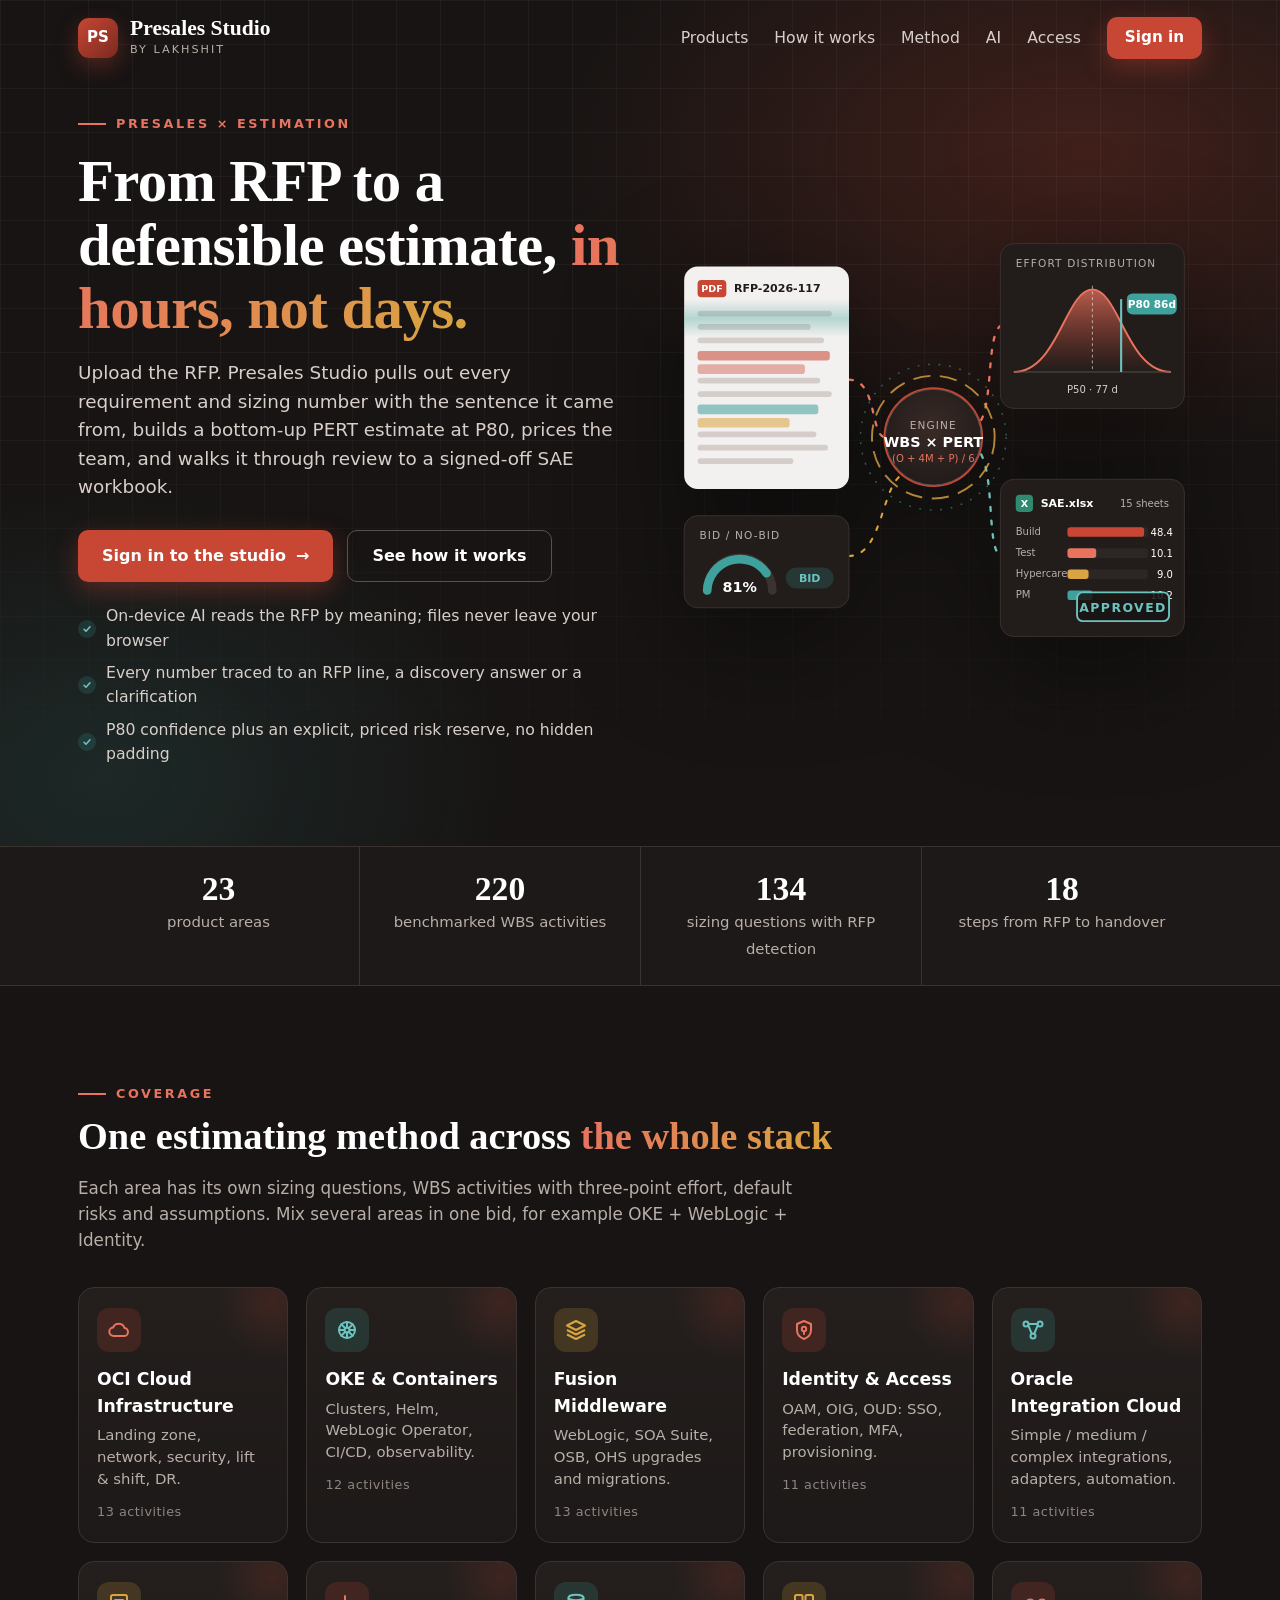
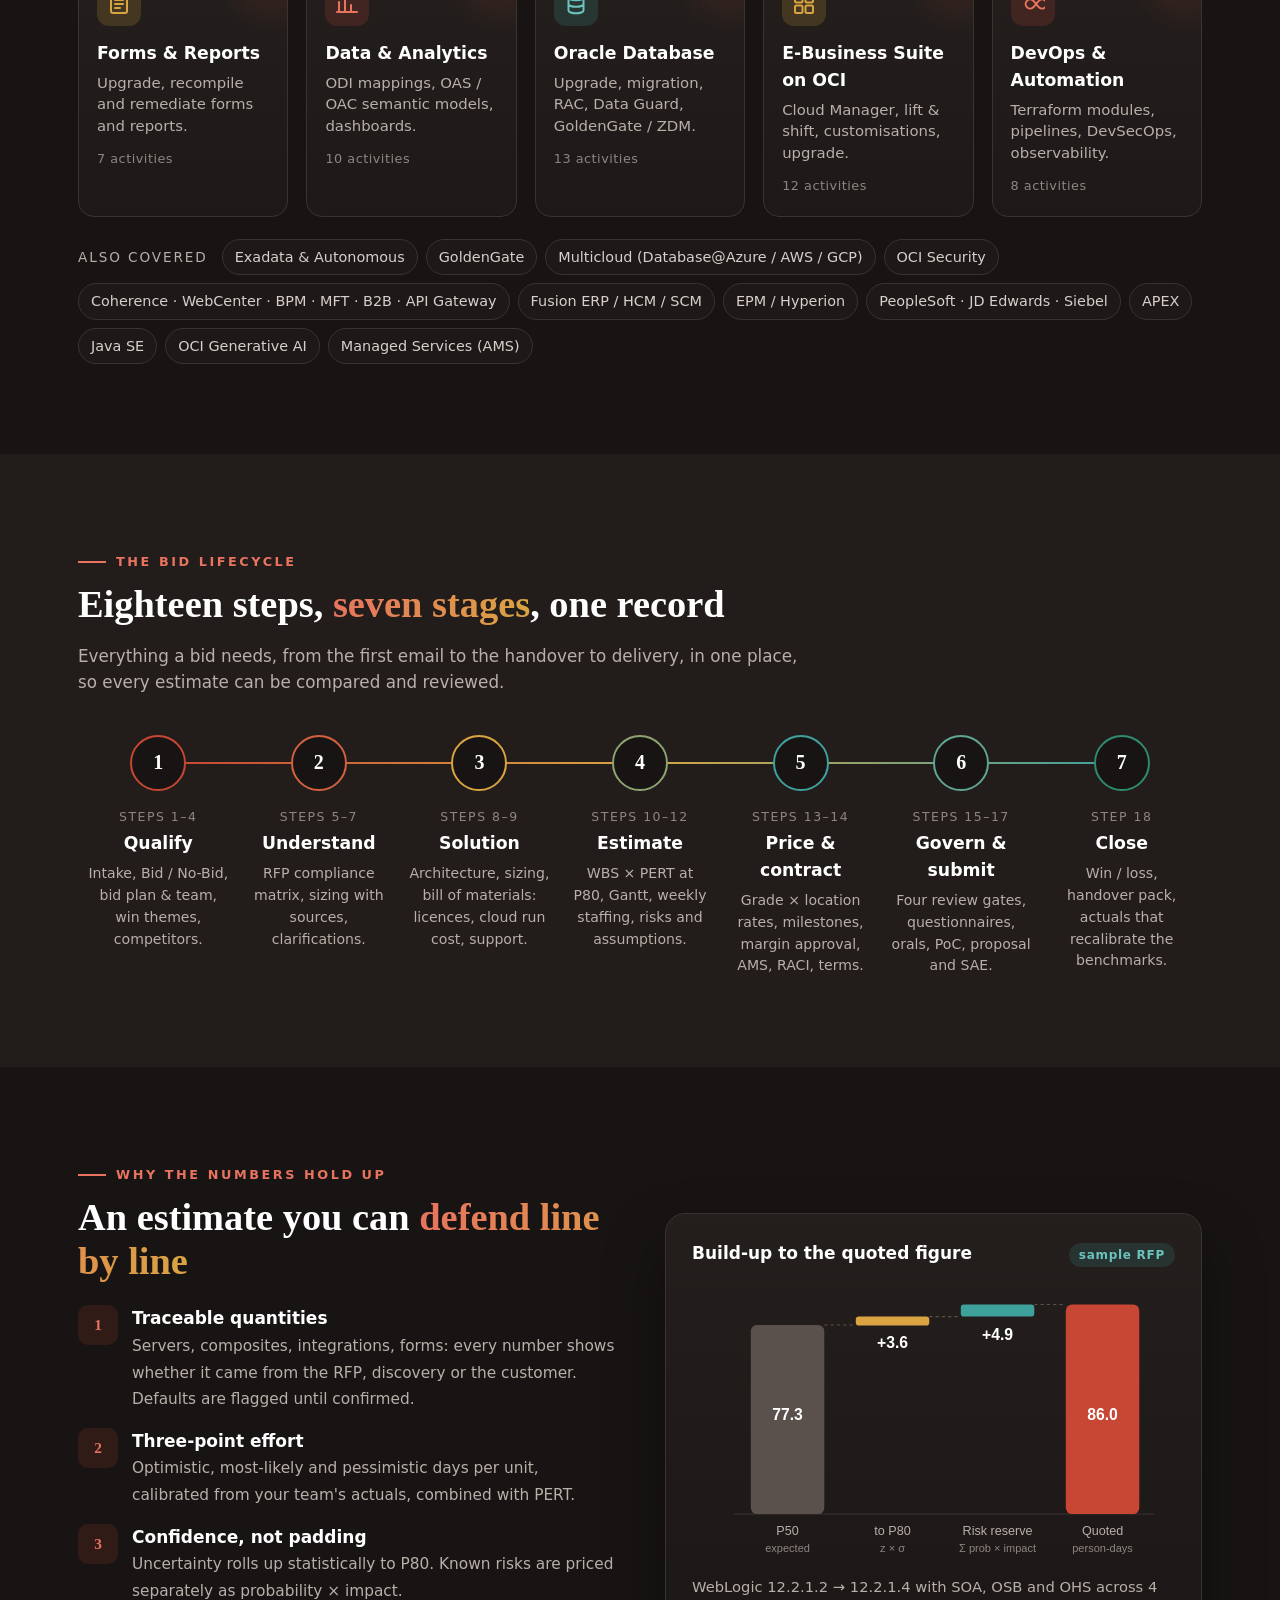
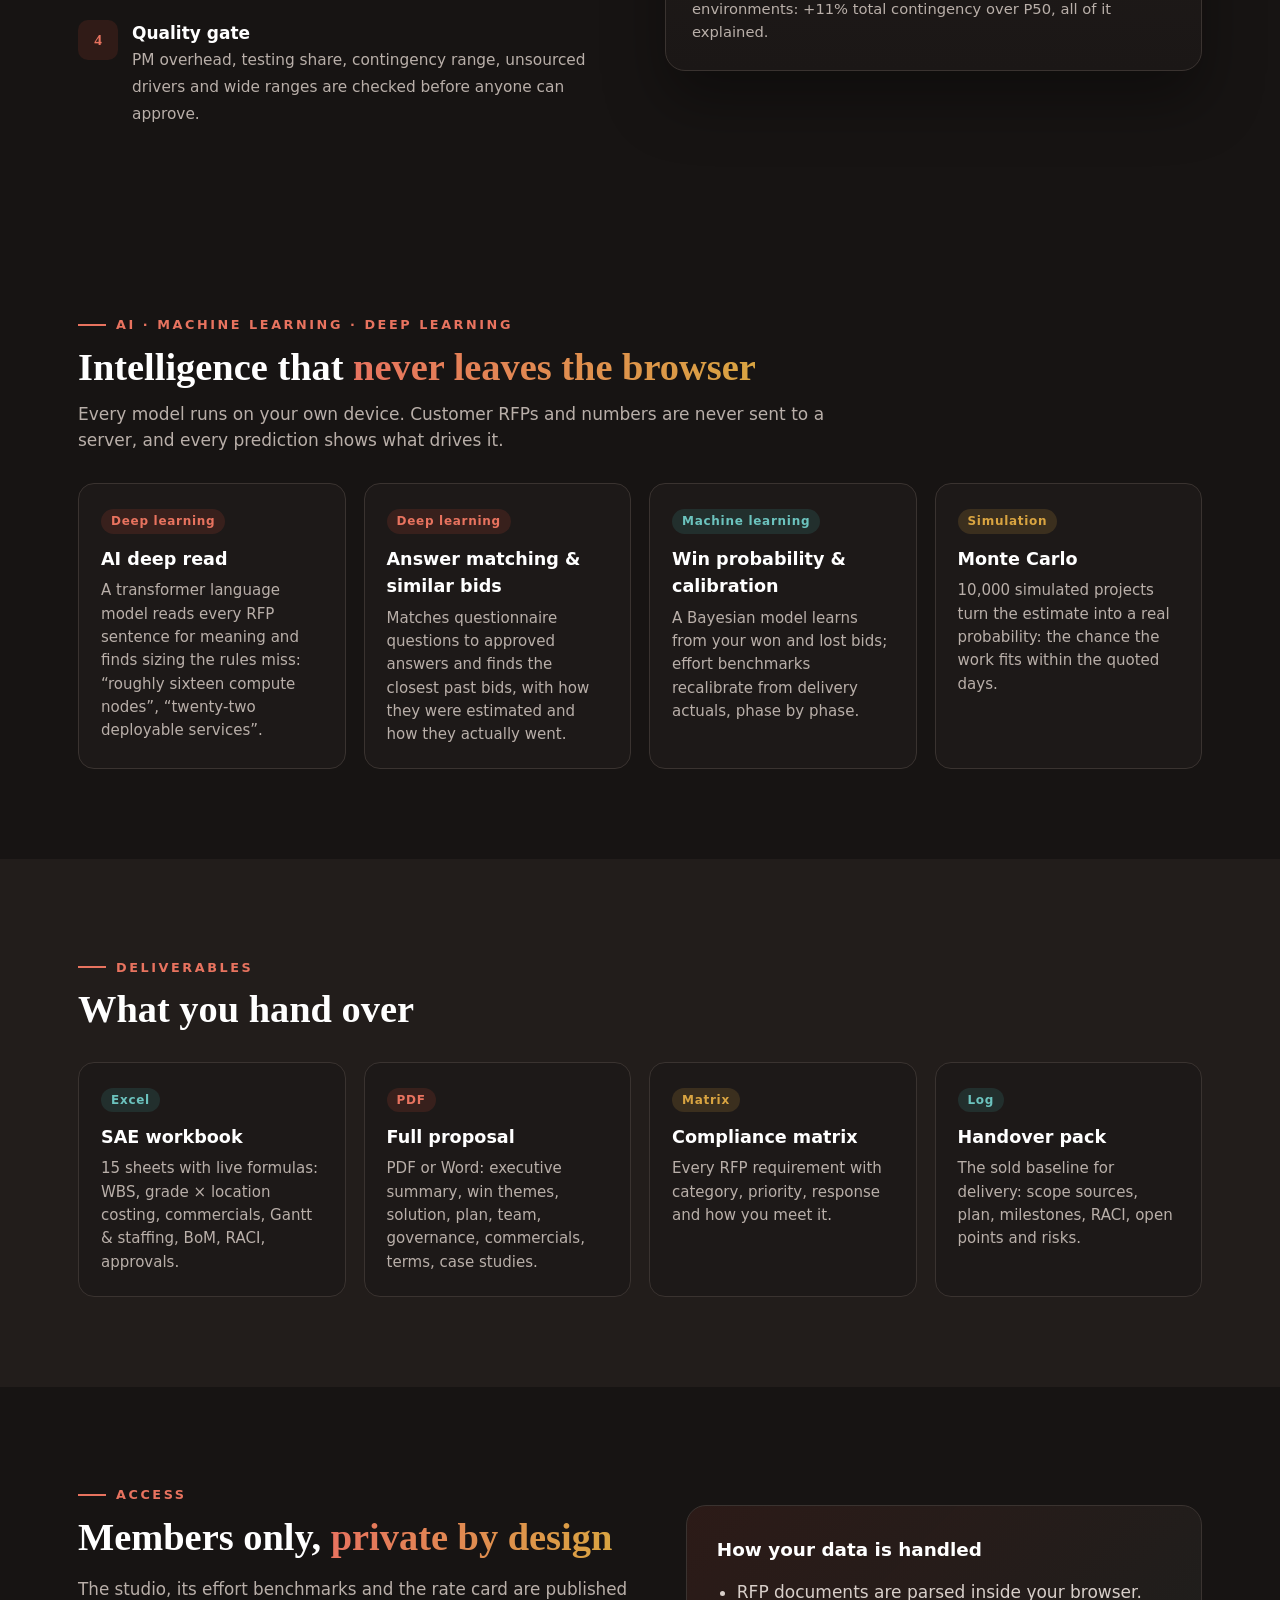
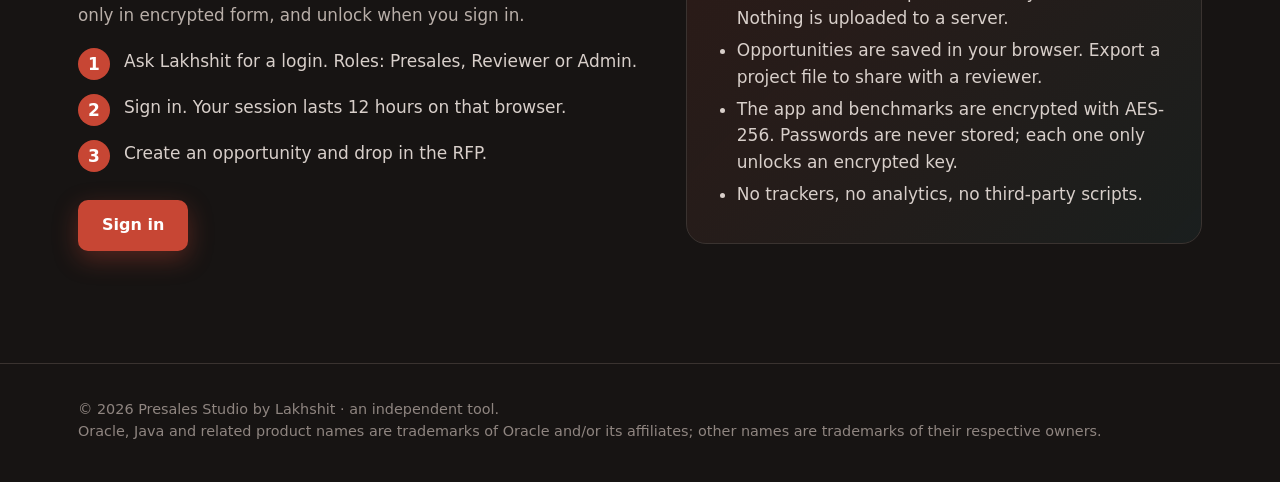
<file: index.html>
<!DOCTYPE html>
<html lang="en">
<head>
<meta charset="UTF-8">
<meta name="viewport" content="width=device-width, initial-scale=1.0">
<title>Presales Studio by Lakhshit | RFP to approved estimate</title>
<meta name="description" content="Turn an RFP into a defensible, approved estimate: requirements, sizing, PERT effort, risk reserve, review and SAE export. OCI, OKE, Fusion Middleware, Identity, OIC, Database, EBS and more.">
<link rel="icon" href="/assets/favicon.svg" type="image/svg+xml">
<link rel="stylesheet" href="/assets/site.css">
</head>
<body>
<div class="bg">
  <header class="top">
    <div class="wrap">
      <a class="brand" href="/"><span class="mk">PS</span><span><b>Presales Studio</b><small>by Lakhshit</small></span></a>
      <nav class="links">
        <a href="#products">Products</a><a href="#how">How it works</a><a href="#method">Method</a><a href="#ai">AI</a><a href="#access">Access</a>
        <a class="btn primary small" id="navCta" href="/login.html">Sign in</a>
      </nav>
    </div>
  </header>

  <section class="hero" style="padding-top:30px">
    <div class="wrap">
      <div>
        <span class="eyebrow">Presales × Estimation</span>
        <h1>From RFP to a defensible estimate, <em>in hours, not days.</em></h1>
        <p class="lead">Upload the RFP. Presales Studio pulls out every requirement and sizing number with the sentence it came from, builds a bottom-up PERT estimate at P80, prices the team, and walks it through review to a signed-off SAE workbook.</p>
        <div class="actions">
          <a class="btn primary" id="heroCta" href="/login.html">Sign in to the studio <span aria-hidden="true">→</span></a>
          <a class="btn ghost" href="#how">See how it works</a>
        </div>
        <ul class="ticks">
          <li>On-device AI reads the RFP by meaning; files never leave your browser</li>
          <li>Every number traced to an RFP line, a discovery answer or a clarification</li>
          <li>P80 confidence plus an explicit, priced risk reserve, no hidden padding</li>
        </ul>
      </div>

      <div class="art" aria-label="Illustration: an RFP is scanned, sizing numbers flow into the estimation engine, which produces an effort distribution and an approved SAE workbook">
        <svg viewBox="0 0 560 470" role="img" style="font-family:Calibri,'Segoe UI',system-ui,Arial,sans-serif">
          <defs>
            <linearGradient id="bell" x1="0" y1="0" x2="0" y2="1"><stop offset="0" stop-color="#E8735F" stop-opacity=".75"/><stop offset="1" stop-color="#C74634" stop-opacity="0"/></linearGradient>
            <linearGradient id="scanG" x1="0" y1="0" x2="0" y2="1"><stop offset="0" stop-color="#3FA19C" stop-opacity="0"/><stop offset=".5" stop-color="#3FA19C" stop-opacity=".35"/><stop offset="1" stop-color="#3FA19C" stop-opacity="0"/></linearGradient>
            <radialGradient id="core" cx=".5" cy=".4" r=".7"><stop offset="0" stop-color="#3A2A26"/><stop offset="1" stop-color="#1D1918"/></radialGradient>
            <clipPath id="docClip"><rect x="20" y="58" width="172" height="232" rx="14"/></clipPath>
          </defs>

          <!-- flows -->
          <path class="flow" d="M192 176 C 222 176, 214 236, 230 236" fill="none" stroke="#E8735F" stroke-width="2.4" stroke-linecap="round"/>
          <path class="flow" d="M192 360 C 226 360, 226 290, 246 276" fill="none" stroke="#D9A441" stroke-width="2.2" stroke-linecap="round"/>
          <path class="flow" d="M330 218 C 342 196, 336 130, 350 120" fill="none" stroke="#E8735F" stroke-width="2.4" stroke-linecap="round"/>
          <path class="flow" d="M330 254 C 344 282, 336 352, 350 360" fill="none" stroke="#6CC3BE" stroke-width="2.4" stroke-linecap="round"/>

          <!-- RFP document -->
          <g class="hot" tabindex="0" role="link" data-go="#how" aria-label="Step 1: the RFP is read in your browser. See how it works"><title>Step 1: the RFP is read in your browser. See how it works</title>
            <rect x="20" y="58" width="172" height="232" rx="14" fill="#F3F1EF"/>
            <rect x="34" y="72" width="30" height="18" rx="4" fill="#C74634"/><text x="49" y="85" text-anchor="middle" font-size="10" font-weight="700" fill="#fff">PDF</text>
            <text x="72" y="85" font-size="11.5" font-weight="700" fill="#1F1B1A">RFP-2026-117</text>
            <g fill="#D5CDC9">
              <rect x="34" y="104" width="140" height="6" rx="3"/><rect x="34" y="118" width="118" height="6" rx="3"/><rect x="34" y="132" width="132" height="6" rx="3"/>
              <rect x="34" y="174" width="128" height="6" rx="3"/><rect x="34" y="188" width="140" height="6" rx="3"/>
              <rect x="34" y="230" width="124" height="6" rx="3"/><rect x="34" y="244" width="136" height="6" rx="3"/><rect x="34" y="258" width="100" height="6" rx="3"/>
            </g>
            <rect class="blink" x="34" y="146" width="138" height="10" rx="3" fill="#C74634" opacity=".55"/>
            <rect class="blink" style="animation-delay:.7s" x="34" y="160" width="112" height="10" rx="3" fill="#C74634" opacity=".4"/>
            <rect class="blink" style="animation-delay:1.3s" x="34" y="202" width="126" height="10" rx="3" fill="#3FA19C" opacity=".55"/>
            <rect class="blink" style="animation-delay:1.9s" x="34" y="216" width="96" height="10" rx="3" fill="#D9A441" opacity=".55"/>
            <g clip-path="url(#docClip)"><rect class="scan" x="20" y="92" width="172" height="40" fill="url(#scanG)"/></g>
          </g>

          <!-- extracted chips -->
          <g class="chip"><rect x="30" y="140" width="152" height="26" rx="13" fill="#221D1B" stroke="#E8735F"/><text x="42" y="157" font-size="11.5" fill="#fff"><tspan font-weight="700">16</tspan> managed servers <tspan fill="#B9AFA9">· §14</tspan></text></g>
          <g class="chip c2"><rect x="30" y="196" width="152" height="26" rx="13" fill="#221D1B" stroke="#6CC3BE"/><text x="42" y="213" font-size="11.5" fill="#fff"><tspan font-weight="700">20</tspan> SOA composites <tspan fill="#B9AFA9">· §16</tspan></text></g>
          <g class="chip c3"><rect x="30" y="236" width="152" height="26" rx="13" fill="#221D1B" stroke="#D9A441"/><text x="42" y="253" font-size="11.5" fill="#fff"><tspan font-weight="700">4</tspan> environments <tspan fill="#B9AFA9">· §12</tspan></text></g>

          <!-- bid card -->
          <g class="hot" tabindex="0" role="link" data-go="#how" aria-label="Bid / No-Bid qualification. See the bid lifecycle"><title>Bid / No-Bid qualification. See the bid lifecycle</title>
            <rect x="20" y="318" width="172" height="96" rx="14" fill="#221D1B" stroke="#3A3330"/>
            <text x="36" y="342" font-size="11" fill="#B9AFA9" letter-spacing="1.2">BID / NO-BID</text>
            <path d="M44 396 A 34 34 0 0 1 112 396" fill="none" stroke="#3A3330" stroke-width="9" stroke-linecap="round"/>
            <path d="M44 396 A 34 34 0 0 1 106 378" fill="none" stroke="#3FA19C" stroke-width="9" stroke-linecap="round"/>
            <text x="78" y="398" text-anchor="middle" font-size="15" font-weight="700" fill="#fff">81%</text>
            <rect x="126" y="372" width="50" height="22" rx="11" fill="rgba(63,161,156,.2)"/><text x="151" y="387" text-anchor="middle" font-size="11.5" font-weight="700" fill="#6CC3BE">BID</text>
          </g>

          <!-- engine -->
          <g class="hot" tabindex="0" role="link" data-go="#method" aria-label="The estimating method: WBS × three-point PERT"><title>The estimating method: WBS × three-point PERT</title>
            <circle class="pulse" cx="280" cy="236" r="52" fill="#C74634"/>
            <circle class="spin2" cx="280" cy="236" r="76" fill="none" stroke="#3FA19C" stroke-opacity=".55" stroke-width="1.5" stroke-dasharray="2 9"/>
            <circle class="spin" cx="280" cy="236" r="64" fill="none" stroke="#D9A441" stroke-opacity=".8" stroke-width="2" stroke-dasharray="18 10"/>
            <circle cx="280" cy="236" r="50" fill="url(#core)" stroke="#5A514D"/>
            <text x="280" y="228" text-anchor="middle" font-size="11" fill="#B9AFA9" letter-spacing="1.2">ENGINE</text>
            <text x="280" y="246" text-anchor="middle" font-size="15" font-weight="700" fill="#fff">WBS × PERT</text>
            <text x="280" y="262" text-anchor="middle" font-size="10.5" fill="#E8735F">(O + 4M + P) / 6</text>
          </g>

          <!-- distribution card -->
          <g class="hot" tabindex="0" role="link" data-go="#method" aria-label="P50 to P80: why the numbers hold up"><title>P50 to P80: why the numbers hold up</title>
            <rect x="350" y="34" width="192" height="172" rx="14" fill="#221D1B" stroke="#3A3330"/>
            <text x="366" y="58" font-size="11" fill="#B9AFA9" letter-spacing="1.2">EFFORT DISTRIBUTION</text>
            <path d="M364 168 C 410 168, 418 82, 446 82 C 474 82, 482 168, 528 168 Z" fill="url(#bell)"/>
            <path d="M364 168 C 410 168, 418 82, 446 82 C 474 82, 482 168, 528 168" fill="none" stroke="#E8735F" stroke-width="2"/>
            <line x1="364" y1="168" x2="528" y2="168" stroke="#5A514D"/>
            <line x1="446" y1="78" x2="446" y2="168" stroke="#fff" stroke-opacity=".6" stroke-dasharray="3 3"/>
            <text x="446" y="190" text-anchor="middle" font-size="10.5" fill="#D8CFCA">P50 · 77 d</text>
            <g class="p80">
              <line x1="476" y1="92" x2="476" y2="168" stroke="#6CC3BE" stroke-width="2.2"/>
              <rect x="482" y="86" width="52" height="22" rx="6" fill="#3FA19C"/><text x="508" y="101" text-anchor="middle" font-size="11" font-weight="700" fill="#fff">P80 86d</text>
            </g>
          </g>

          <!-- SAE card -->
          <g class="hot" tabindex="0" role="link" data-go="#deliverables" aria-label="The deliverables: SAE workbook, proposal, handover"><title>The deliverables: SAE workbook, proposal, handover</title>
            <rect x="350" y="280" width="192" height="164" rx="14" fill="#221D1B" stroke="#3A3330"/>
            <rect x="366" y="296" width="18" height="18" rx="4" fill="#2E8B6F"/><text x="375" y="309" text-anchor="middle" font-size="10" font-weight="800" fill="#fff">X</text>
            <text x="392" y="309" font-size="11.5" font-weight="700" fill="#fff">SAE.xlsx</text><text x="526" y="309" text-anchor="end" font-size="10.5" fill="#B9AFA9">15 sheets</text>
            <g font-size="10.5" fill="#B9AFA9">
              <text x="366" y="338">Build</text><text x="366" y="360">Test</text><text x="366" y="382">Hypercare</text><text x="366" y="404">PM</text>
            </g>
            <rect x="420" y="330" width="84" height="10" rx="3" fill="#2C2624"/><rect class="rowfill" x="420" y="330" width="80" height="10" rx="3" fill="#C74634"/>
            <rect x="420" y="352" width="84" height="10" rx="3" fill="#2C2624"/><rect class="rowfill r2" x="420" y="352" width="30" height="10" rx="3" fill="#E8735F"/>
            <rect x="420" y="374" width="84" height="10" rx="3" fill="#2C2624"/><rect class="rowfill r3" x="420" y="374" width="22" height="10" rx="3" fill="#D9A441"/>
            <rect x="420" y="396" width="84" height="10" rx="3" fill="#2C2624"/><rect class="rowfill r4" x="420" y="396" width="26" height="10" rx="3" fill="#3FA19C"/>
            <g font-size="10.5" fill="#fff" text-anchor="end"><text x="530" y="339">48.4</text><text x="530" y="361">10.1</text><text x="530" y="383">9.0</text><text x="530" y="405">10.2</text></g>
            <g class="stamp"><rect x="430" y="398" width="96" height="30" rx="6" fill="rgba(23,20,19,.85)" stroke="#6CC3BE" stroke-width="2"/><text x="478" y="418" text-anchor="middle" font-size="13" font-weight="800" fill="#6CC3BE" letter-spacing="1.5">APPROVED</text></g>
          </g>
        </svg>
      </div>
    </div>
  </section>
</div>

<div class="stats">
  <div class="wrap">
    <div class="stat"><b>23</b><span>product areas</span></div>
    <div class="stat"><b>220</b><span>benchmarked WBS activities</span></div>
    <div class="stat"><b>134</b><span>sizing questions with RFP detection</span></div>
    <div class="stat"><b>18</b><span>steps from RFP to handover</span></div>
  </div>
</div>

<section id="products">
  <div class="wrap">
    <span class="eyebrow">Coverage</span>
    <h2>One estimating method across <em>the whole stack</em></h2>
    <p class="sub">Each area has its own sizing questions, WBS activities with three-point effort, default risks and assumptions. Mix several areas in one bid, for example OKE + WebLogic + Identity.</p>
    <div class="grid g5" style="margin-top:34px">
      <div class="prod reveal"><div class="ic" style="background:rgba(199,70,52,.18)"><svg width="24" height="24" viewBox="0 0 24 24" fill="none" stroke="#E8735F" stroke-width="2" stroke-linecap="round" stroke-linejoin="round"><path d="M7 18h10a4 4 0 0 0 .5-7.97A6 6 0 0 0 6.1 9.6 4.2 4.2 0 0 0 7 18z"/></svg></div><h3>OCI Cloud Infrastructure</h3><p>Landing zone, network, security, lift &amp; shift, DR.</p><div class="n">13 activities</div></div>
      <div class="prod reveal"><div class="ic" style="background:rgba(63,161,156,.18)"><svg width="24" height="24" viewBox="0 0 24 24" fill="none" stroke="#6CC3BE" stroke-width="2" stroke-linecap="round"><circle cx="12" cy="12" r="8"/><circle cx="12" cy="12" r="2.5"/><path d="M12 4v5.5M12 14.5V20M4 12h5.5M14.5 12H20M6.3 6.3l4 4M13.7 13.7l4 4M17.7 6.3l-4 4M10.3 13.7l-4 4"/></svg></div><h3>OKE &amp; Containers</h3><p>Clusters, Helm, WebLogic Operator, CI/CD, observability.</p><div class="n">12 activities</div></div>
      <div class="prod reveal"><div class="ic" style="background:rgba(217,164,65,.18)"><svg width="24" height="24" viewBox="0 0 24 24" fill="none" stroke="#D9A441" stroke-width="2" stroke-linejoin="round"><path d="M12 3l9 4.5-9 4.5-9-4.5z"/><path d="M3 12l9 4.5 9-4.5"/><path d="M3 16.5L12 21l9-4.5"/></svg></div><h3>Fusion Middleware</h3><p>WebLogic, SOA Suite, OSB, OHS upgrades and migrations.</p><div class="n">13 activities</div></div>
      <div class="prod reveal"><div class="ic" style="background:rgba(199,70,52,.18)"><svg width="24" height="24" viewBox="0 0 24 24" fill="none" stroke="#E8735F" stroke-width="2" stroke-linecap="round" stroke-linejoin="round"><path d="M12 3l7 3v6c0 4.5-3 7.5-7 9-4-1.5-7-4.5-7-9V6z"/><circle cx="12" cy="11" r="2.2"/><path d="M12 13.2V16"/></svg></div><h3>Identity &amp; Access</h3><p>OAM, OIG, OUD: SSO, federation, MFA, provisioning.</p><div class="n">11 activities</div></div>
      <div class="prod reveal"><div class="ic" style="background:rgba(63,161,156,.18)"><svg width="24" height="24" viewBox="0 0 24 24" fill="none" stroke="#6CC3BE" stroke-width="2" stroke-linecap="round"><circle cx="5" cy="6" r="2.5"/><circle cx="19" cy="6" r="2.5"/><circle cx="12" cy="18" r="2.5"/><path d="M7.2 7.2l3.6 8.6M16.8 7.2l-3.6 8.6M7.5 6h9"/></svg></div><h3>Oracle Integration Cloud</h3><p>Simple / medium / complex integrations, adapters, automation.</p><div class="n">11 activities</div></div>
      <div class="prod reveal"><div class="ic" style="background:rgba(217,164,65,.18)"><svg width="24" height="24" viewBox="0 0 24 24" fill="none" stroke="#D9A441" stroke-width="2" stroke-linecap="round" stroke-linejoin="round"><rect x="4" y="3" width="16" height="18" rx="2"/><path d="M8 8h8M8 12h8M8 16h5"/></svg></div><h3>Forms &amp; Reports</h3><p>Upgrade, recompile and remediate forms and reports.</p><div class="n">7 activities</div></div>
      <div class="prod reveal"><div class="ic" style="background:rgba(199,70,52,.18)"><svg width="24" height="24" viewBox="0 0 24 24" fill="none" stroke="#E8735F" stroke-width="2" stroke-linecap="round"><path d="M4 20V10M10 20V4M16 20v-7M22 20H2"/></svg></div><h3>Data &amp; Analytics</h3><p>ODI mappings, OAS / OAC semantic models, dashboards.</p><div class="n">10 activities</div></div>
      <div class="prod reveal"><div class="ic" style="background:rgba(63,161,156,.18)"><svg width="24" height="24" viewBox="0 0 24 24" fill="none" stroke="#6CC3BE" stroke-width="2"><ellipse cx="12" cy="5.5" rx="7.5" ry="2.8"/><path d="M4.5 5.5v13c0 1.5 3.4 2.8 7.5 2.8s7.5-1.3 7.5-2.8v-13M4.5 12c0 1.5 3.4 2.8 7.5 2.8s7.5-1.3 7.5-2.8"/></svg></div><h3>Oracle Database</h3><p>Upgrade, migration, RAC, Data Guard, GoldenGate / ZDM.</p><div class="n">13 activities</div></div>
      <div class="prod reveal"><div class="ic" style="background:rgba(217,164,65,.18)"><svg width="24" height="24" viewBox="0 0 24 24" fill="none" stroke="#D9A441" stroke-width="2"><rect x="3" y="3" width="7.5" height="7.5" rx="1.5"/><rect x="13.5" y="3" width="7.5" height="7.5" rx="1.5"/><rect x="3" y="13.5" width="7.5" height="7.5" rx="1.5"/><rect x="13.5" y="13.5" width="7.5" height="7.5" rx="1.5"/></svg></div><h3>E-Business Suite on OCI</h3><p>Cloud Manager, lift &amp; shift, customisations, upgrade.</p><div class="n">12 activities</div></div>
      <div class="prod reveal"><div class="ic" style="background:rgba(199,70,52,.18)"><svg width="24" height="24" viewBox="0 0 24 24" fill="none" stroke="#E8735F" stroke-width="2" stroke-linecap="round"><path d="M18.2 8.5a4.5 4.5 0 1 1 0 7c-2-1.5-4.4-5.5-6.2-7a4.5 4.5 0 1 0 0 7c1.8-1.5 4.2-5.5 6.2-7z"/></svg></div><h3>DevOps &amp; Automation</h3><p>Terraform modules, pipelines, DevSecOps, observability.</p><div class="n">8 activities</div></div>
    </div>
    <div class="more reveal"><span>Also covered</span><em>Exadata &amp; Autonomous</em><em>GoldenGate</em><em>Multicloud (Database@Azure / AWS / GCP)</em><em>OCI Security</em><em>Coherence · WebCenter · BPM · MFT · B2B · API Gateway</em><em>Fusion ERP / HCM / SCM</em><em>EPM / Hyperion</em><em>PeopleSoft · JD Edwards · Siebel</em><em>APEX</em><em>Java SE</em><em>OCI Generative AI</em><em>Managed Services (AMS)</em></div>
  </div>
</section>

<section id="how" class="alt">
  <div class="wrap">
    <span class="eyebrow">The bid lifecycle</span>
    <h2>Eighteen steps, <em>seven stages</em>, one record</h2>
    <p class="sub">Everything a bid needs, from the first email to the handover to delivery, in one place, so every estimate can be compared and reviewed.</p>
    <div class="steps s7">
      <div class="step reveal"><div class="dot">1</div><small>Steps 1–4</small><h3>Qualify</h3><p>Intake, Bid / No-Bid, bid plan &amp; team, win themes, competitors.</p></div>
      <div class="step reveal"><div class="dot">2</div><small>Steps 5–7</small><h3>Understand</h3><p>RFP compliance matrix, sizing with sources, clarifications.</p></div>
      <div class="step reveal"><div class="dot">3</div><small>Steps 8–9</small><h3>Solution</h3><p>Architecture, sizing, bill of materials: licences, cloud run cost, support.</p></div>
      <div class="step reveal"><div class="dot">4</div><small>Steps 10–12</small><h3>Estimate</h3><p>WBS × PERT at P80, Gantt, weekly staffing, risks and assumptions.</p></div>
      <div class="step reveal"><div class="dot">5</div><small>Steps 13–14</small><h3>Price &amp; contract</h3><p>Grade × location rates, milestones, margin approval, AMS, RACI, terms.</p></div>
      <div class="step reveal"><div class="dot">6</div><small>Steps 15–17</small><h3>Govern &amp; submit</h3><p>Four review gates, questionnaires, orals, PoC, proposal and SAE.</p></div>
      <div class="step reveal"><div class="dot">7</div><small>Step 18</small><h3>Close</h3><p>Win / loss, handover pack, actuals that recalibrate the benchmarks.</p></div>
    </div>
  </div>
</section>

<section id="method">
  <div class="wrap method">
    <div>
      <span class="eyebrow">Why the numbers hold up</span>
      <h2>An estimate you can <em>defend line by line</em></h2>
      <ul class="mlist">
        <li><span class="k">1</span><div><b>Traceable quantities</b><span>Servers, composites, integrations, forms: every number shows whether it came from the RFP, discovery or the customer. Defaults are flagged until confirmed.</span></div></li>
        <li><span class="k">2</span><div><b>Three-point effort</b><span>Optimistic, most-likely and pessimistic days per unit, calibrated from your team's actuals, combined with PERT.</span></div></li>
        <li><span class="k">3</span><div><b>Confidence, not padding</b><span>Uncertainty rolls up statistically to P80. Known risks are priced separately as probability × impact.</span></div></li>
        <li><span class="k">4</span><div><b>Quality gate</b><span>PM overhead, testing share, contingency range, unsourced drivers and wide ranges are checked before anyone can approve.</span></div></li>
      </ul>
    </div>
    <div class="panel reveal">
      <div style="display:flex;justify-content:space-between;align-items:baseline"><b style="color:#fff">Build-up to the quoted figure</b><span class="tag">sample RFP</span></div>
      <svg viewBox="0 0 460 260" style="width:100%;margin-top:16px;font-family:Calibri,'Segoe UI',Arial,sans-serif" role="img" aria-label="Waterfall: P50 77 days, plus 3.6 days uncertainty, plus 4.9 days risk reserve, equals 86 days">
        <line x1="40" y1="220" x2="440" y2="220" stroke="#3A3330"/>
        <rect x="56" y="40" width="70" height="180" rx="6" fill="#5A514D"/>
        <rect x="156" y="32" width="70" height="8.5" rx="3" fill="#D9A441"/>
        <rect x="256" y="20.5" width="70" height="11.5" rx="3" fill="#3FA19C"/>
        <rect x="356" y="20.5" width="70" height="199.5" rx="6" fill="#C74634"/>
        <g stroke="#5A514D" stroke-dasharray="3 3"><line x1="126" y1="40" x2="156" y2="40"/><line x1="226" y1="32" x2="256" y2="32"/><line x1="326" y1="20.5" x2="356" y2="20.5"/></g>
        <g font-size="15" font-weight="700" fill="#fff" text-anchor="middle"><text x="91" y="130">77.3</text><text x="191" y="62">+3.6</text><text x="291" y="54">+4.9</text><text x="391" y="130">86.0</text></g>
        <g font-size="12" fill="#B9AFA9" text-anchor="middle"><text x="91" y="240">P50</text><text x="191" y="240">to P80</text><text x="291" y="240">Risk reserve</text><text x="391" y="240">Quoted</text></g>
        <text x="91" y="256" text-anchor="middle" font-size="10.5" fill="#8F8580">expected</text><text x="191" y="256" text-anchor="middle" font-size="10.5" fill="#8F8580">z × σ</text><text x="291" y="256" text-anchor="middle" font-size="10.5" fill="#8F8580">Σ prob × impact</text><text x="391" y="256" text-anchor="middle" font-size="10.5" fill="#8F8580">person-days</text>
      </svg>
      <p style="color:#B9AFA9;font-size:.92rem;margin:12px 0 0">WebLogic 12.2.1.2 → 12.2.1.4 with SOA, OSB and OHS across 4 environments: +11% total contingency over P50, all of it explained.</p>
    </div>
  </div>
</section>

<section id="ai">
  <div class="wrap">
    <span class="eyebrow">AI · Machine learning · Deep learning</span>
    <h2>Intelligence that <em>never leaves the browser</em></h2>
    <p style="max-width:760px;color:var(--muted,#9C928D);margin-top:10px">Every model runs on your own device. Customer RFPs and numbers are never sent to a server, and every prediction shows what drives it.</p>
    <div class="grid g4" style="margin-top:30px">
      <div class="out reveal"><span class="tag red">Deep learning</span><h3>AI deep read</h3><p>A transformer language model reads every RFP sentence for meaning and finds sizing the rules miss: “roughly sixteen compute nodes”, “twenty-two deployable services”.</p></div>
      <div class="out reveal"><span class="tag red">Deep learning</span><h3>Answer matching &amp; similar bids</h3><p>Matches questionnaire questions to approved answers and finds the closest past bids, with how they were estimated and how they actually went.</p></div>
      <div class="out reveal"><span class="tag">Machine learning</span><h3>Win probability &amp; calibration</h3><p>A Bayesian model learns from your won and lost bids; effort benchmarks recalibrate from delivery actuals, phase by phase.</p></div>
      <div class="out reveal"><span class="tag gold">Simulation</span><h3>Monte Carlo</h3><p>10,000 simulated projects turn the estimate into a real probability: the chance the work fits within the quoted days.</p></div>
    </div>
  </div>
</section>

<section class="alt" id="deliverables">
  <div class="wrap">
    <span class="eyebrow">Deliverables</span>
    <h2>What you hand over</h2>
    <div class="grid g4" style="margin-top:30px">
      <div class="out reveal"><span class="tag">Excel</span><h3>SAE workbook</h3><p>15 sheets with live formulas: WBS, grade × location costing, commercials, Gantt &amp; staffing, BoM, RACI, approvals.</p></div>
      <div class="out reveal"><span class="tag red">PDF</span><h3>Full proposal</h3><p>PDF or Word: executive summary, win themes, solution, plan, team, governance, commercials, terms, case studies.</p></div>
      <div class="out reveal"><span class="tag gold">Matrix</span><h3>Compliance matrix</h3><p>Every RFP requirement with category, priority, response and how you meet it.</p></div>
      <div class="out reveal"><span class="tag">Log</span><h3>Handover pack</h3><p>The sold baseline for delivery: scope sources, plan, milestones, RACI, open points and risks.</p></div>
    </div>
  </div>
</section>

<section id="access">
  <div class="wrap access">
    <div>
      <span class="eyebrow">Access</span>
      <h2>Members only, <em>private by design</em></h2>
      <p class="sub">The studio, its effort benchmarks and the rate card are published only in encrypted form, and unlock when you sign in.</p>
      <ol class="ol">
        <li>Ask Lakhshit for a login. Roles: Presales, Reviewer or Admin.</li>
        <li>Sign in. Your session lasts 12 hours on that browser.</li>
        <li>Create an opportunity and drop in the RFP.</li>
      </ol>
      <div class="actions"><a class="btn primary" href="/login.html">Sign in</a></div>
    </div>
    <div class="lockcard reveal">
      <b style="color:#fff;font-size:1.15rem">How your data is handled</b>
      <ul>
        <li>RFP documents are parsed inside your browser. Nothing is uploaded to a server.</li>
        <li>Opportunities are saved in your browser. Export a project file to share with a reviewer.</li>
        <li>The app and benchmarks are encrypted with AES-256. Passwords are never stored; each one only unlocks an encrypted key.</li>
        <li>No trackers, no analytics, no third-party scripts.</li>
      </ul>
    </div>
  </div>
</section>

<footer>
  <div class="wrap">
    <div>© <span id="yr">2026</span> Presales Studio by Lakhshit · an independent tool.<br>Oracle, Java and related product names are trademarks of Oracle and/or its affiliates; other names are trademarks of their respective owners.</div>
  </div>
</footer>

<script src="/assets/auth.js"></script>
<script>
  document.getElementById('yr').textContent = new Date().getFullYear();
  document.querySelectorAll('.art .hot').forEach(function (g) {
    function go() { var t = document.querySelector(g.getAttribute('data-go')); if (t) t.scrollIntoView({ behavior: 'smooth', block: 'start' }); }
    g.addEventListener('click', go);
    g.addEventListener('keydown', function (e) { if (e.key === 'Enter' || e.key === ' ') { e.preventDefault(); go(); } });
  });
  if (window.PSAuth && PSAuth.session()) {
    ['navCta', 'heroCta'].forEach(function (id) { var a = document.getElementById(id); a.href = '/app/'; a.firstChild.textContent = id === 'navCta' ? 'Open studio' : 'Open the studio '; });
  }
  var io = 'IntersectionObserver' in window ? new IntersectionObserver(function (es) { es.forEach(function (e) { if (e.isIntersecting) { e.target.classList.add('in'); io.unobserve(e.target); } }); }, { threshold: .12 }) : null;
  document.querySelectorAll('.reveal').forEach(function (el, i) { el.style.transitionDelay = (i % 5) * 70 + 'ms'; if (io) io.observe(el); else el.classList.add('in'); });
</script>
</body>
</html>
</file>
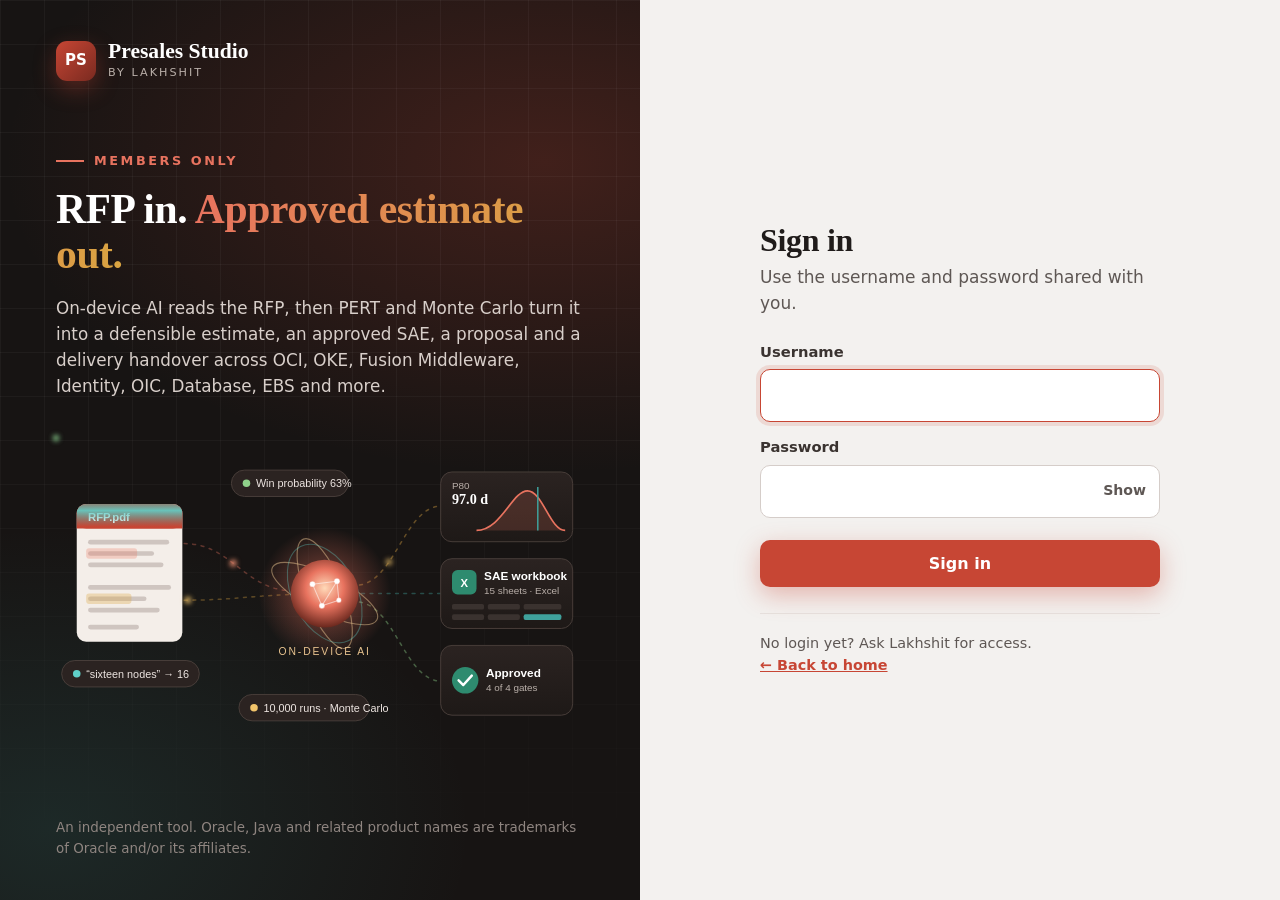
<file: app/index.html>
<!DOCTYPE html>
<html lang="en">
<head>
<meta charset="UTF-8">
<meta name="viewport" content="width=device-width, initial-scale=1.0">
<meta name="robots" content="noindex">
<title>Studio | Presales Studio</title>
<link rel="icon" href="/assets/favicon.svg" type="image/svg+xml">
<link rel="stylesheet" href="/app/app.css">
</head>
<body>
<div class="splash" id="splash"><div><div class="ring"></div>Unlocking your workspace…</div></div>
<div class="app">
  <header class="top">
    <a class="brand" href="/"><div class="mark">PS</div><div>Presales Studio<small>RFP → approved estimate</small></div></a>
    <div class="opp" id="opp"></div>
    <div class="spacer"></div>
    <div class="kpi-chip" id="kpichip"></div>
    <div class="userchip" id="userchip"></div>
  </header>
  <nav class="side" id="side"></nav>
  <main id="main"></main>
</div>
<input type="file" id="fileIn" multiple accept=".pdf,.docx,.xlsx,.xls,.xlsm,.csv,.ods,.txt,.md" hidden>
<div class="toast" id="toast"></div>
<noscript>This app needs JavaScript enabled.</noscript>
<script src="/assets/auth.js"></script>
<script>
  (function () {
    var s = window.PSAuth.session();
    if (!s) { location.replace('/login.html?next=' + encodeURIComponent(location.pathname)); return; }
    window.PS_SESSION = { name: s.name, role: s.role, user: s.user };
  })();
</script>
<script src="/lib/pdf.min.js"></script>
<script src="/lib/mammoth.browser.min.js"></script>
<script src="/lib/xlsx.full.min.js"></script>
<script src="/lib/exceljs.min.js"></script>
<script>
  (function () {
    if (!window.PS_SESSION) return;
    window.PSAuth.decryptText('/files/app.enc').then(function (code) {
      var sc = document.createElement('script');
      sc.src = URL.createObjectURL(new Blob([code], { type: 'text/javascript' }));
      sc.onload = function () { var sp = document.getElementById('splash'); if (sp) sp.remove(); };
      document.body.appendChild(sc);
    }).catch(function () {
      window.PSAuth.signOut();
      location.replace('/login.html?expired=1');
    });
  })();
</script>
</body>
</html>
</file>
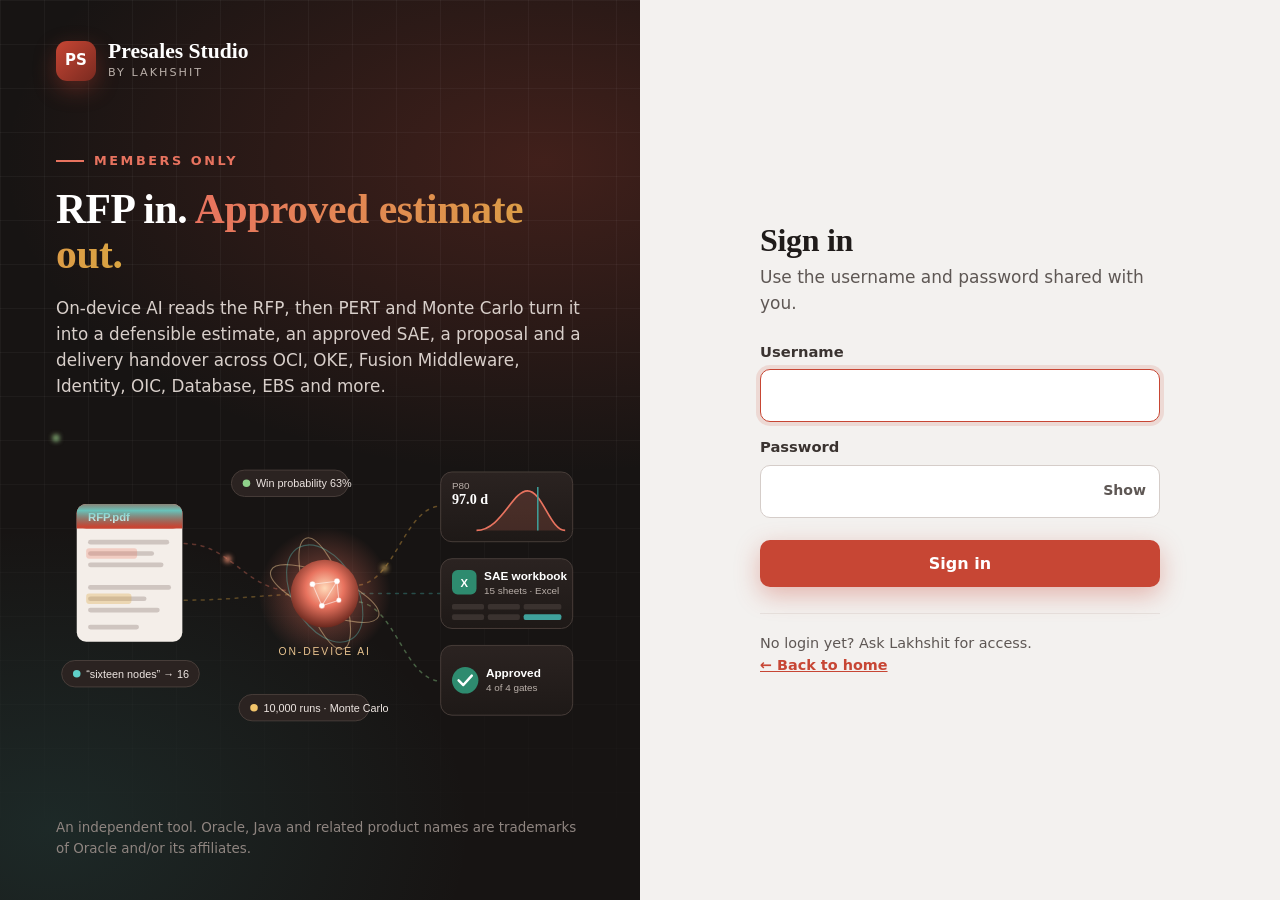
<file: login.html>
<!DOCTYPE html>
<html lang="en">
<head>
<meta charset="UTF-8">
<meta name="viewport" content="width=device-width, initial-scale=1.0">
<meta name="robots" content="noindex">
<title>Sign in | Presales Studio</title>
<link rel="icon" href="/assets/favicon.svg" type="image/svg+xml">
<link rel="stylesheet" href="/assets/site.css">
<style>
.lart{width:100%;max-width:560px;margin-top:22px;overflow:visible}
.lart .lfloat{animation:lfl 6s ease-in-out infinite}
.lart .lfloat.d1{animation-delay:-1.5s}.lart .lfloat.d2{animation-delay:-3s}.lart .lfloat.d3{animation-delay:-4.5s}
.lart .lchip{animation:lfl 7s ease-in-out infinite;animation-delay:-2s}.lart .lchip.c2{animation-delay:-4s}.lart .lchip.c3{animation-delay:-5.5s}
.lart .lscan{animation:lscan 3.2s ease-in-out infinite}
.lart .lorb{transform-box:fill-box;transform-origin:center;animation:lpulse 3s ease-in-out infinite}
@keyframes lfl{0%,100%{transform:translateY(0)}50%{transform:translateY(-6px)}}
@keyframes lscan{0%{transform:translateY(0)}50%{transform:translateY(150px)}100%{transform:translateY(0)}}
@keyframes lpulse{0%,100%{transform:scale(1)}50%{transform:scale(1.07)}}
@media (prefers-reduced-motion:reduce){.lart *{animation:none!important}}
</style>
</head>
<body>
<div class="loginwrap">
  <div class="bg loginside">
    <a class="brand" href="/" style="position:relative;z-index:1"><span class="mk">PS</span><span><b>Presales Studio</b><small>by Lakhshit</small></span></a>
    <div style="position:relative;z-index:1;max-width:560px">
      <span class="eyebrow">Members only</span>
      <h1 style="font-size:2.6rem">RFP in. <em>Approved estimate out.</em></h1>
      <p class="lead" style="font-size:1.05rem">On-device AI reads the RFP, then PERT and Monte Carlo turn it into a defensible estimate, an approved SAE, a proposal and a delivery handover across OCI, OKE, Fusion Middleware, Identity, OIC, Database, EBS and more.</p>
      <svg class="lart" viewBox="0 0 560 330" role="img" aria-label="An RFP is read by on-device AI, which produces a confidence curve, an SAE workbook and an approval">
        <defs>
          <radialGradient id="lgOrb" cx="50%" cy="42%" r="62%"><stop offset="0" stop-color="#FFD9B8"/><stop offset=".45" stop-color="#E8735F"/><stop offset="1" stop-color="#5A1E15"/></radialGradient>
          <radialGradient id="lgHalo" cx="50%" cy="50%" r="50%"><stop offset="0" stop-color="#E8735F" stop-opacity=".55"/><stop offset="1" stop-color="#E8735F" stop-opacity="0"/></radialGradient>
          <linearGradient id="lgScan" x1="0" x2="0" y1="0" y2="1"><stop offset="0" stop-color="#3FA19C" stop-opacity="0"/><stop offset=".5" stop-color="#5FD0C8" stop-opacity=".9"/><stop offset="1" stop-color="#3FA19C" stop-opacity="0"/></linearGradient>
          <linearGradient id="lgCard" x1="0" x2="0" y1="0" y2="1"><stop offset="0" stop-color="#2B2321"/><stop offset="1" stop-color="#1E1917"/></linearGradient>
          <clipPath id="lgDoc"><rect x="22" y="70" width="112" height="146" rx="10"/></clipPath>
          <filter id="lgGlow" x="-50%" y="-50%" width="200%" height="200%"><feGaussianBlur stdDeviation="3"/></filter>
        </defs>

        <!-- flow paths -->
        <g fill="none" stroke-width="1.6" stroke-linecap="round">
          <path id="lpIn1" d="M136 112 C 185 112, 200 160, 248 162" stroke="#E8735F" stroke-opacity=".35" stroke-dasharray="3 6"/>
          <path id="lpIn2" d="M136 172 C 185 172, 200 168, 248 166" stroke="#D9A441" stroke-opacity=".35" stroke-dasharray="3 6"/>
          <path id="lpOut1" d="M322 156 C 360 150, 370 74, 408 72" stroke="#D9A441" stroke-opacity=".4" stroke-dasharray="3 6"/>
          <path id="lpOut2" d="M324 165 C 360 165, 372 165, 408 165" stroke="#3FA19C" stroke-opacity=".4" stroke-dasharray="3 6"/>
          <path id="lpOut3" d="M322 174 C 360 180, 370 256, 408 258" stroke="#8FD18A" stroke-opacity=".4" stroke-dasharray="3 6"/>
        </g>

        <!-- RFP document with AI scan -->
        <g class="lfloat">
          <rect x="22" y="70" width="112" height="146" rx="10" fill="#F4EEE9"/>
          <rect x="22" y="70" width="112" height="26" rx="10" fill="#C74634"/><rect x="22" y="86" width="112" height="10" fill="#C74634"/>
          <text x="34" y="88" font-size="12" font-weight="700" fill="#fff" font-family="Calibri,Segoe UI,Arial">RFP.pdf</text>
          <g fill="#CFC5C0"><rect x="34" y="108" width="86" height="5" rx="2.5"/><rect x="34" y="120" width="70" height="5" rx="2.5"/><rect x="34" y="132" width="80" height="5" rx="2.5"/>
            <rect x="34" y="156" width="88" height="5" rx="2.5"/><rect x="34" y="168" width="62" height="5" rx="2.5"/><rect x="34" y="180" width="76" height="5" rx="2.5"/><rect x="34" y="198" width="54" height="5" rx="2.5"/></g>
          <rect x="32" y="117" width="54" height="11" rx="3" fill="#E8735F" fill-opacity=".28"/><rect x="32" y="165" width="48" height="11" rx="3" fill="#D9A441" fill-opacity=".32"/>
          <g clip-path="url(#lgDoc)"><rect class="lscan" x="22" y="60" width="112" height="34" fill="url(#lgScan)"/></g>
        </g>
        <g class="lchip c1"><rect x="6" y="236" width="146" height="28" rx="14" fill="#2B2321" stroke="#4A3F3B"/><circle cx="22" cy="250" r="4" fill="#5FD0C8"/><text x="32" y="254.5" font-size="11.5" fill="#EDE5E1" font-family="Calibri,Segoe UI,Arial">“sixteen nodes” → 16</text></g>

        <!-- AI engine -->
        <circle cx="285" cy="165" r="70" fill="url(#lgHalo)"/>
        <g fill="none" stroke="#E8C38F" stroke-opacity=".5" stroke-width="1.2">
          <ellipse cx="285" cy="165" rx="62" ry="20"><animateTransform attributeName="transform" type="rotate" from="0 285 165" to="360 285 165" dur="16s" repeatCount="indefinite"/></ellipse>
          <ellipse cx="285" cy="165" rx="20" ry="62"><animateTransform attributeName="transform" type="rotate" from="360 285 165" to="0 285 165" dur="20s" repeatCount="indefinite"/></ellipse>
          <ellipse cx="285" cy="165" rx="56" ry="34" stroke="#5FD0C8" stroke-opacity=".35"><animateTransform attributeName="transform" type="rotate" from="45 285 165" to="405 285 165" dur="24s" repeatCount="indefinite"/></ellipse>
        </g>
        <circle class="lorb" cx="285" cy="165" r="36" fill="url(#lgOrb)"/>
        <g stroke="#fff" stroke-opacity=".55" stroke-width="1.1" fill="#fff">
          <line x1="272" y1="155" x2="298" y2="152"/><line x1="272" y1="155" x2="282" y2="178"/><line x1="298" y1="152" x2="282" y2="178"/><line x1="298" y1="152" x2="300" y2="172"/><line x1="282" y1="178" x2="300" y2="172"/>
          <circle cx="272" cy="155" r="2.6"/><circle cx="298" cy="152" r="2.6"/><circle cx="282" cy="178" r="2.6"/><circle cx="300" cy="172" r="2.2"/>
        </g>
        <text x="285" y="230" text-anchor="middle" font-size="11" letter-spacing="2" fill="#E8C38F" font-family="Calibri,Segoe UI,Arial">ON-DEVICE AI</text>

        <!-- moving particles -->
        <g filter="url(#lgGlow)">
          <circle r="3.4" fill="#FF9A7A"><animateMotion dur="2.6s" repeatCount="indefinite"><mpath href="#lpIn1"/></animateMotion></circle>
          <circle r="3.4" fill="#F2C46B"><animateMotion dur="2.6s" begin="1.1s" repeatCount="indefinite"><mpath href="#lpIn2"/></animateMotion></circle>
          <circle r="3" fill="#F2C46B"><animateMotion dur="2.4s" begin=".4s" repeatCount="indefinite"><mpath href="#lpOut1"/></animateMotion></circle>
          <circle r="3" fill="#5FD0C8"><animateMotion dur="2.4s" begin="1.2s" repeatCount="indefinite"><mpath href="#lpOut2"/></animateMotion></circle>
          <circle r="3" fill="#8FD18A"><animateMotion dur="2.4s" begin="2s" repeatCount="indefinite"><mpath href="#lpOut3"/></animateMotion></circle>
        </g>

        <!-- output 1: confidence curve -->
        <g class="lfloat d1">
          <rect x="408" y="36" width="140" height="74" rx="12" fill="url(#lgCard)" stroke="#4A3F3B"/>
          <path d="M446 98 C 472 98, 484 56, 500 56 S 524 98, 540 98" fill="#E8735F" fill-opacity=".18" stroke="#E8735F" stroke-width="1.8"/>
          <line x1="511" y1="52" x2="511" y2="98" stroke="#3FA19C" stroke-width="1.6"/>
          <text x="420" y="54" font-size="10.5" fill="#B9AFA9" font-family="Calibri,Segoe UI,Arial">P80</text>
          <text x="420" y="70" font-size="15" font-weight="700" fill="#fff" font-family="Cambria,Georgia,serif">97.0 d</text>
        </g>
        <!-- output 2: SAE workbook -->
        <g class="lfloat d2">
          <rect x="408" y="128" width="140" height="74" rx="12" fill="url(#lgCard)" stroke="#4A3F3B"/>
          <rect x="420" y="140" width="26" height="26" rx="6" fill="#2E8B6F"/><text x="433" y="158" text-anchor="middle" font-size="12" font-weight="700" fill="#fff" font-family="Calibri,Segoe UI,Arial">X</text>
          <text x="454" y="151" font-size="12.5" font-weight="700" fill="#fff" font-family="Calibri,Segoe UI,Arial">SAE workbook</text>
          <text x="454" y="165" font-size="10.5" fill="#B9AFA9" font-family="Calibri,Segoe UI,Arial">15 sheets · Excel</text>
          <g fill="#3A322F"><rect x="420" y="176" width="34" height="6" rx="2"/><rect x="458" y="176" width="34" height="6" rx="2"/><rect x="496" y="176" width="40" height="6" rx="2"/><rect x="420" y="187" width="34" height="6" rx="2"/><rect x="458" y="187" width="34" height="6" rx="2"/></g>
          <rect x="496" y="187" width="40" height="6" rx="2" fill="#3FA19C"/>
        </g>
        <!-- output 3: approved -->
        <g class="lfloat d3">
          <rect x="408" y="220" width="140" height="74" rx="12" fill="url(#lgCard)" stroke="#4A3F3B"/>
          <circle cx="434" cy="257" r="14" fill="#2E8B6F"/><path d="M427 257 l5 5 l9 -10" fill="none" stroke="#fff" stroke-width="2.6" stroke-linecap="round" stroke-linejoin="round"/>
          <text x="456" y="253" font-size="12.5" font-weight="700" fill="#fff" font-family="Calibri,Segoe UI,Arial">Approved</text>
          <text x="456" y="268" font-size="10.5" fill="#B9AFA9" font-family="Calibri,Segoe UI,Arial">4 of 4 gates</text>
        </g>
        <g class="lchip c2"><rect x="186" y="34" width="124" height="28" rx="14" fill="#2B2321" stroke="#4A3F3B"/><circle cx="202" cy="48" r="4" fill="#8FD18A"/><text x="212" y="52.5" font-size="11.5" fill="#EDE5E1" font-family="Calibri,Segoe UI,Arial">Win probability 63%</text></g>
        <g class="lchip c3"><rect x="194" y="272" width="138" height="28" rx="14" fill="#2B2321" stroke="#4A3F3B"/><circle cx="210" cy="286" r="4" fill="#F2C46B"/><text x="220" y="290.5" font-size="11.5" fill="#EDE5E1" font-family="Calibri,Segoe UI,Arial">10,000 runs · Monte Carlo</text></g>
      </svg>
    </div>
    <div style="position:relative;z-index:1;color:#8F8580;font-size:.84rem">An independent tool. Oracle, Java and related product names are trademarks of Oracle and/or its affiliates.</div>
  </div>

  <div class="loginform">
    <form class="box" id="f" autocomplete="on">
      <h1>Sign in</h1>
      <p class="s">Use the username and password shared with you.</p>
      <label for="u">Username</label>
      <input class="in" id="u" name="username" autocomplete="username" required autofocus>
      <label for="p">Password</label>
      <div class="pw"><input class="in" id="p" name="password" type="password" autocomplete="current-password" required><button type="button" id="show">Show</button></div>
      <button class="btn primary" id="go" type="submit">Sign in</button>
      <div class="msg" id="msg" role="status"></div>
      <div class="foot">No login yet? Ask Lakhshit for access.<br><a href="/">← Back to home</a></div>
    </form>
  </div>
</div>
<script src="/assets/auth.js"></script>
<script>
  (function () {
    var q = new URLSearchParams(location.search), msg = document.getElementById('msg');
    var next = q.get('next') || '/app/';
    if (!/^\/[\w\-\/.]*$/.test(next) || next.indexOf('//') >= 0) next = '/app/';
    function show(t, cls) { msg.textContent = t; msg.className = 'msg ' + cls; }
    if (q.get('out')) show('You have been signed out.', 'ok');
    else if (q.get('expired')) show('Your session has ended. Please sign in again.', 'ok');
    else if (PSAuth.session()) { location.replace(next); return; }
    document.getElementById('show').onclick = function () {
      var p = document.getElementById('p'); p.type = p.type === 'password' ? 'text' : 'password'; this.textContent = p.type === 'password' ? 'Show' : 'Hide';
    };
    document.getElementById('f').onsubmit = function (e) {
      e.preventDefault();
      var b = document.getElementById('go'); b.disabled = true; b.textContent = 'Checking…'; msg.className = 'msg';
      PSAuth.login(document.getElementById('u').value, document.getElementById('p').value).then(function (s) {
        if (s) { location.replace(next); return; }
        show('That username or password is not right. Please try again.', 'err');
        b.disabled = false; b.textContent = 'Sign in';
      }).catch(function () { show('Could not reach the sign-in service. Check your connection and try again.', 'err'); b.disabled = false; b.textContent = 'Sign in'; });
    };
  })();
</script>
</body>
</html>
</file>
<file: assets/site.css>
:root{
  --ink:#171413; --ink2:#221D1B; --ink3:#2C2624; --line:#3A3330; --muted:#B9AFA9; --soft:#F3F1EF;
  --red:#C74634; --red2:#E8735F; --teal:#3FA19C; --teal2:#6CC3BE; --gold:#D9A441; --white:#fff;
  --serif: Cambria, "Iowan Old Style", Georgia, serif;
  --sans: Calibri, "Segoe UI", system-ui, -apple-system, Arial, sans-serif;
}
*{box-sizing:border-box}
html{scroll-behavior:smooth}
body{margin:0;font-family:var(--sans);color:#EFEAE6;background:var(--ink);line-height:1.55;font-size:17px}
a{color:inherit}
.wrap{max-width:1180px;margin:0 auto;padding:0 28px}
.bg{position:relative;overflow:hidden;
  background:radial-gradient(900px 520px at 85% 18%, rgba(199,70,52,.24), transparent 60%),
             radial-gradient(700px 500px at 8% 92%, rgba(63,161,156,.15), transparent 60%),
             linear-gradient(var(--ink), var(--ink));}
.bg::before{content:"";position:absolute;inset:0;
  background-image:linear-gradient(rgba(255,255,255,.04) 1px,transparent 1px),linear-gradient(90deg,rgba(255,255,255,.04) 1px,transparent 1px);
  background-size:44px 44px;-webkit-mask-image:linear-gradient(to bottom,#000 40%,transparent 100%);mask-image:linear-gradient(to bottom,#000 40%,transparent 100%);pointer-events:none}
header.top{position:relative;z-index:5}
header.top .wrap{display:flex;align-items:center;justify-content:space-between;height:76px;gap:20px}
.brand{display:flex;align-items:center;gap:12px;text-decoration:none}
.brand .mk{width:40px;height:40px;border-radius:11px;background:linear-gradient(135deg,#C74634,#7A2A20);display:grid;place-items:center;font-weight:800;color:#fff;font-size:15px;box-shadow:0 8px 22px rgba(199,70,52,.35)}
.brand b{font-family:var(--serif);font-size:1.35rem;color:#fff;display:block;line-height:1.1}
.brand small{display:block;font-size:.7rem;letter-spacing:.18em;color:var(--muted);text-transform:uppercase}
nav.links{display:flex;gap:26px;align-items:center}
nav.links a{text-decoration:none;color:#D8CFCA;font-size:.98rem}
nav.links a:hover{color:#fff}
.btn{display:inline-flex;align-items:center;gap:10px;padding:13px 24px;border-radius:10px;font-weight:700;text-decoration:none;transition:.15s;font-size:1rem;border:0;cursor:pointer;font-family:var(--sans)}
.btn.primary{background:var(--red);color:#fff;box-shadow:0 8px 24px rgba(199,70,52,.35)}
.btn.primary:hover{background:#D65441;transform:translateY(-1px)}
.btn.ghost{border:1.5px solid #5A514D;color:#fff;background:transparent}
.btn.ghost:hover{border-color:#fff}
.btn.small{padding:9px 18px;font-size:.95rem}
.eyebrow{display:inline-flex;align-items:center;gap:10px;font-size:.8rem;letter-spacing:.2em;text-transform:uppercase;color:var(--red2);font-weight:700}
.eyebrow::before{content:"";width:28px;height:2px;background:var(--red2)}
h1,h2,h3{font-family:var(--serif);color:#fff;margin:0}
h1{font-size:clamp(2.3rem,4.6vw,3.7rem);line-height:1.08;letter-spacing:-.01em;margin:16px 0 18px}
h1 em,h2 em{font-style:normal;background:linear-gradient(90deg,#E8735F,#D9A441);-webkit-background-clip:text;background-clip:text;color:transparent}
h2{font-size:clamp(1.8rem,3vw,2.5rem);line-height:1.15;margin:10px 0 12px}
.lead{font-size:1.15rem;color:#D8CFCA;max-width:560px}
.sub{color:var(--muted);max-width:720px;font-size:1.05rem}
.hero{position:relative;z-index:1;padding:36px 0 80px}
.hero .wrap{display:grid;grid-template-columns:1.02fr 1fr;gap:40px;align-items:center}
.actions{display:flex;gap:14px;flex-wrap:wrap;margin:28px 0 22px}
.ticks{list-style:none;padding:0;margin:0;display:grid;gap:8px;color:#D8CFCA;font-size:.98rem}
.ticks li{display:flex;gap:10px;align-items:center}
.ticks li::before{content:"";width:18px;height:18px;border-radius:50%;flex:none;background:rgba(63,161,156,.18) url("data:image/svg+xml,%3Csvg xmlns='http://www.w3.org/2000/svg' viewBox='0 0 24 24' fill='none' stroke='%236CC3BE' stroke-width='3.2' stroke-linecap='round' stroke-linejoin='round'%3E%3Cpath d='M6 12.5l4 4 8-9'/%3E%3C/svg%3E") center/12px no-repeat}
.stats{position:relative;z-index:1;border-top:1px solid var(--line);border-bottom:1px solid var(--line);background:rgba(34,29,27,.6)}
.stats .wrap{display:grid;grid-template-columns:repeat(4,1fr)}
.stat{padding:24px 10px;text-align:center;border-left:1px solid var(--line)}
.stat:first-child{border-left:0}
.stat b{display:block;font-family:var(--serif);font-size:2.1rem;color:#fff;line-height:1.1}
.stat span{color:var(--muted);font-size:.93rem}
section{padding:90px 0;position:relative}
section.alt{background:var(--ink2)}
.grid{display:grid;gap:18px}
.g5{grid-template-columns:repeat(5,1fr)}.g4{grid-template-columns:repeat(4,1fr)}.g3{grid-template-columns:repeat(3,1fr)}.g2{grid-template-columns:repeat(2,1fr)}
.prod{background:linear-gradient(180deg,#241F1D,#1D1918);border:1px solid var(--line);border-radius:16px;padding:20px 18px;transition:.2s;position:relative;overflow:hidden}
.prod:hover{border-color:#6A5D58;transform:translateY(-3px)}
.prod::after{content:"";position:absolute;right:-40px;top:-40px;width:110px;height:110px;border-radius:50%;background:radial-gradient(circle,rgba(199,70,52,.16),transparent 70%)}
.prod .ic{width:44px;height:44px;border-radius:12px;display:grid;place-items:center;margin-bottom:14px}
.prod h3{font-size:1.08rem;margin-bottom:6px;font-family:var(--sans);font-weight:700}
.prod p{margin:0;color:var(--muted);font-size:.93rem;line-height:1.45}
.prod .n{margin-top:12px;font-size:.8rem;color:#8F8580;letter-spacing:.04em}
.steps{display:grid;grid-template-columns:repeat(5,1fr);gap:0;margin-top:40px;position:relative}
.steps::before{content:"";position:absolute;left:8%;right:8%;top:27px;height:2px;background:linear-gradient(90deg,var(--red),var(--gold),var(--teal))}
.steps.s7{grid-template-columns:repeat(7,1fr)}
.steps.s7 .step p{font-size:.88rem}
.step{text-align:center;padding:0 10px;position:relative}
.step:nth-child(6) .dot{border-color:#5FA592}.step:nth-child(7) .dot{border-color:#2E8B6F}
.more{margin-top:22px;display:flex;flex-wrap:wrap;gap:8px;align-items:center}.more span{color:var(--muted);font-size:.85rem;letter-spacing:.14em;text-transform:uppercase;margin-right:6px}.more em{font-style:normal;font-size:.9rem;padding:6px 12px;border-radius:20px;border:1px solid var(--line);background:#1D1918;color:#D8CFCA}
.step .dot{width:56px;height:56px;border-radius:50%;margin:0 auto 16px;display:grid;place-items:center;background:var(--ink);border:2px solid var(--red);font-family:var(--serif);font-size:1.25rem;color:#fff;font-weight:700;position:relative;z-index:1}
.step:nth-child(2) .dot{border-color:#D3613F}.step:nth-child(3) .dot{border-color:var(--gold)}.step:nth-child(4) .dot{border-color:#8DA36F}.step:nth-child(5) .dot{border-color:var(--teal)}
.step h3{font-family:var(--sans);font-size:1.08rem;margin-bottom:6px}
.step p{color:var(--muted);font-size:.93rem;margin:0}
.step small{display:block;color:#8F8580;font-size:.78rem;letter-spacing:.12em;text-transform:uppercase;margin-bottom:4px}
.method{display:grid;grid-template-columns:1fr 1fr;gap:50px;align-items:center}
.mlist{list-style:none;padding:0;margin:22px 0 0;display:grid;gap:16px}
.mlist li{display:grid;grid-template-columns:40px 1fr;gap:14px}
.mlist .k{width:40px;height:40px;border-radius:10px;background:rgba(199,70,52,.14);color:var(--red2);display:grid;place-items:center;font-weight:800;font-family:var(--serif)}
.mlist b{color:#fff;display:block}
.mlist span{color:var(--muted);font-size:.96rem}
.panel{background:linear-gradient(180deg,#241F1D,#1B1716);border:1px solid var(--line);border-radius:20px;padding:26px;box-shadow:0 30px 60px rgba(0,0,0,.35)}
.out{background:#1D1918;border:1px solid var(--line);border-radius:16px;padding:22px}
.out h3{font-family:var(--sans);font-size:1.1rem;margin:12px 0 6px}
.out p{color:var(--muted);font-size:.94rem;margin:0}
.tag{display:inline-block;font-size:.75rem;font-weight:700;letter-spacing:.06em;padding:3px 10px;border-radius:20px;background:rgba(63,161,156,.16);color:var(--teal2)}
.tag.red{background:rgba(199,70,52,.16);color:var(--red2)}.tag.gold{background:rgba(217,164,65,.16);color:var(--gold)}
.access{display:grid;grid-template-columns:1.1fr 1fr;gap:40px;align-items:center}
.ol{counter-reset:s;list-style:none;padding:0;margin:20px 0 0;display:grid;gap:14px}
.ol li{counter-increment:s;display:flex;gap:14px;align-items:flex-start;color:#D8CFCA}
.ol li::before{content:counter(s);width:32px;height:32px;border-radius:50%;background:var(--red);color:#fff;font-weight:700;display:grid;place-items:center;flex:none}
.lockcard{background:linear-gradient(135deg,rgba(199,70,52,.12),rgba(63,161,156,.08));border:1px solid var(--line);border-radius:20px;padding:30px}
.lockcard ul{margin:14px 0 0;padding-left:20px;color:#D8CFCA}
.lockcard li{margin:6px 0}
footer{border-top:1px solid var(--line);padding:34px 0 40px;color:#8F8580;font-size:.9rem}
footer .wrap{display:flex;justify-content:space-between;gap:30px;flex-wrap:wrap}
footer a{color:#D8CFCA}
.reveal{opacity:0;transform:translateY(18px);transition:opacity .7s ease,transform .7s ease}
.reveal.in{opacity:1;transform:none}
/* hero graphic */
.art{position:relative}
.art svg{width:100%;height:auto;display:block;filter:drop-shadow(0 30px 60px rgba(0,0,0,.45))}
.flow{stroke-dasharray:4 10;animation:flow 1.6s linear infinite}
@keyframes flow{to{stroke-dashoffset:-28}}
.scan{animation:scan 4.5s ease-in-out infinite}
@keyframes scan{0%{transform:translateY(0)}50%{transform:translateY(150px)}100%{transform:translateY(0)}}
.chip{opacity:0;animation:chip 9s ease-in-out infinite}
.chip.c2{animation-delay:1.2s}.chip.c3{animation-delay:2.4s}
@keyframes chip{0%{opacity:0;transform:translate(0,6px)}6%{opacity:1;transform:translate(0,0)}26%{opacity:1;transform:translate(0,0)}36%{opacity:0;transform:translate(30px,0)}100%{opacity:0}}
.spin{transform-origin:280px 236px;animation:spin 14s linear infinite}
.spin2{transform-origin:280px 236px;animation:spin 9s linear infinite reverse}
@keyframes spin{to{transform:rotate(360deg)}}
.pulse{transform-origin:280px 236px;animation:pulse 2.6s ease-in-out infinite}
@keyframes pulse{0%,100%{opacity:.35;transform:scale(1)}50%{opacity:.08;transform:scale(1.18)}}
.p80{animation:p80 5s ease-in-out infinite}
@keyframes p80{0%,15%{transform:translateX(-26px)}45%,100%{transform:translateX(0)}}
.rowfill{transform-box:fill-box;transform-origin:left center;animation:rowfill 6s ease-in-out infinite}
.rowfill.r2{animation-delay:.4s}.rowfill.r3{animation-delay:.8s}.rowfill.r4{animation-delay:1.2s}
@keyframes rowfill{0%{transform:scaleX(0)}20%,85%{transform:scaleX(1)}100%{transform:scaleX(1)}}
.stamp{transform-origin:478px 410px;animation:stamp 6s ease-in-out infinite}
@keyframes stamp{0%,40%{opacity:0;transform:scale(1.6) rotate(-14deg)}50%,90%{opacity:1;transform:scale(1) rotate(-8deg)}100%{opacity:0}}
.blink{animation:blink 2s ease-in-out infinite}
@keyframes blink{50%{opacity:.35}}
/* login */
.loginwrap{min-height:100vh;display:grid;grid-template-columns:1fr 1fr}
.loginside{padding:40px 56px;display:flex;flex-direction:column;justify-content:space-between}
.loginform{display:grid;place-items:center;padding:40px;background:var(--soft);color:#1F1B1A}
.box{width:100%;max-width:400px}
.box h1{color:#1F1B1A;font-size:2rem;margin:0 0 6px}
.box p.s{color:#5E5754;margin:0 0 24px}
.box label{display:block;font-weight:700;font-size:.92rem;margin:14px 0 6px;color:#3A3330}
.box .in{width:100%;padding:13px 14px;border:1.5px solid #D5CDC9;border-radius:10px;font:inherit;font-size:1rem;background:#fff;color:#1F1B1A}
.box .in:focus{outline:none;border-color:var(--red);box-shadow:0 0 0 4px rgba(199,70,52,.14)}
.pw{position:relative}.pw button{position:absolute;right:8px;top:50%;transform:translateY(-50%);border:0;background:none;color:#5E5754;font:inherit;font-size:.88rem;font-weight:700;cursor:pointer;padding:6px}
.box .btn{width:100%;justify-content:center;margin-top:22px;padding:14px}
.msg{display:none;margin-top:14px;padding:11px 13px;border-radius:9px;font-size:.94rem}
.msg.err{display:block;background:#FBE9E7;color:#A8382A}.msg.ok{display:block;background:#E3F3EE;color:#2E6B5C}
.box .foot{margin-top:26px;color:#5E5754;font-size:.9rem;border-top:1px solid #E6E1DE;padding-top:18px}
.box .foot a{color:var(--red);font-weight:700}
@media (max-width:980px){
  .hero .wrap,.method,.access,.loginwrap{grid-template-columns:1fr}
  .g5{grid-template-columns:repeat(2,1fr)}.g4,.g3{grid-template-columns:repeat(2,1fr)}
  .steps,.steps.s7{grid-template-columns:1fr;gap:26px}.steps::before{display:none}
  nav.links a:not(.btn){display:none}
  .stats .wrap{grid-template-columns:repeat(2,1fr)}
  .loginside{padding:30px}
}
@media (max-width:560px){.g5,.g4,.g3,.g2{grid-template-columns:1fr}}
@media (prefers-reduced-motion:reduce){*{animation:none!important;transition:none!important}.chip{opacity:1}.reveal{opacity:1;transform:none}}

.art .hot{cursor:pointer;transition:filter .2s;outline:none}
.art .hot:hover,.art .hot:focus-visible{filter:drop-shadow(0 0 12px rgba(232,115,95,.75)) brightness(1.12)}
</file>
<file: app/app.css>
:root{
  --bg:#F3F1EF; --panel:#fff; --ink:#1F1B1A; --ink2:#5E5754; --ink3:#948B87; --line:#E6E1DE; --line2:#D5CDC9;
  --acc:#C74634; --acc2:#A8382A; --accl:#FBEDEA; --teal:#3FA19C; --gold:#D9A441; --ok:#2E8B6F; --okl:#E3F3EE; --warn:#B26B00; --warnl:#FDF3E1;
  --err:#c2362b; --errl:#fbe9e7; --input:#fffbea; --radius:8px; --shadow:0 1px 2px rgba(16,24,40,.06),0 1px 3px rgba(16,24,40,.08);
  --font:Calibri,"Segoe UI",system-ui,-apple-system,Arial,sans-serif; --serif:Cambria,"Iowan Old Style",Georgia,serif; --mono:ui-monospace,SFMono-Regular,Menlo,Consolas,monospace;
}
*{box-sizing:border-box}
html,body{margin:0;height:100%}
body{font:14.5px/1.45 var(--font);color:var(--ink);background:var(--bg)}
a{color:var(--acc)}
button{font:inherit;cursor:pointer}
input,select,textarea{font:inherit;color:inherit}
.app{display:grid;grid-template-columns:250px 1fr;grid-template-rows:56px 1fr;height:100vh}
header.top{grid-column:1/3;display:flex;align-items:center;gap:14px;padding:0 18px;background:#171413;color:#fff;border-bottom:1px solid #2C2624;background-image:radial-gradient(600px 80px at 90% 0,rgba(199,70,52,.25),transparent)}
.brand{display:flex;align-items:center;gap:10px;font-weight:700;letter-spacing:.2px;color:#fff;text-decoration:none;font-family:var(--serif);font-size:16px}
.brand .mark{width:30px;height:30px;border-radius:7px;background:linear-gradient(135deg,#C74634,#7A2A20);display:grid;place-items:center;font-size:12px;font-weight:800;font-family:var(--font)}
.brand small{display:block;font-weight:400;color:#B9AFA9;font-size:10.5px;letter-spacing:.14em;text-transform:uppercase;font-family:var(--font)}
.top .opp{margin-left:18px;color:#D8CFCA;font-size:13px;white-space:nowrap;overflow:hidden;text-overflow:ellipsis}
.top .spacer{flex:1}
.kpi-chip{display:flex;gap:16px;font-size:12.5px;color:#D8CFCA;align-items:center}
.userchip{display:flex;gap:10px;align-items:center;margin-left:14px;padding-left:14px;border-left:1px solid #3A3330}
.userchip .who{display:flex;flex-direction:column;line-height:1.1;text-align:right}.userchip .who b{color:#fff;font-size:13px}.userchip .who small{color:#B9AFA9;font-size:11px}
.userchip .btn{background:transparent;border-color:#5A514D;color:#fff}.userchip .btn:hover{border-color:#fff}
.kpi-chip b{color:#fff;font-size:14px}
.top .btn{background:transparent;border-color:#5A514D;color:#fff}
nav.side{background:var(--panel);border-right:1px solid var(--line);overflow:auto;padding:12px 10px}
.side h6{margin:14px 8px 6px;font-size:10.5px;text-transform:uppercase;letter-spacing:.08em;color:var(--ink3)}
.step{display:flex;align-items:center;gap:10px;width:100%;padding:8px 10px;border:0;border-radius:7px;background:none;text-align:left;color:var(--ink);font-size:13.5px}
.step:hover{background:#f1f4f8}
.step.active{background:var(--accl);color:var(--acc2);font-weight:600}
.step .n{width:22px;height:22px;border-radius:50%;display:grid;place-items:center;font-size:11px;font-weight:700;background:#eef0f3;color:var(--ink2);flex:none}
.step.done .n{background:var(--teal);color:#fff}
.step.active .n{background:var(--acc);color:#fff}
.step:disabled{opacity:.45;cursor:not-allowed}
main{overflow:auto;padding:22px 28px 60px}
.page-h{display:flex;align-items:flex-end;gap:12px;margin-bottom:16px}
.page-h h1{font-size:24px;margin:0;font-family:var(--serif)}
.page-h p{margin:3px 0 0;color:var(--ink2);max-width:860px}
.page-h .right{margin-left:auto;display:flex;gap:8px}
.card{background:var(--panel);border:1px solid var(--line);border-radius:var(--radius);box-shadow:var(--shadow);padding:16px 18px;margin-bottom:16px}
.card h3{margin:0 0 10px;font-size:15px}
.card h3 small{font-weight:400;color:var(--ink3);margin-left:6px}
.grid{display:grid;gap:12px 16px}
.g2{grid-template-columns:repeat(2,minmax(0,1fr))}.g3{grid-template-columns:repeat(3,minmax(0,1fr))}.g4{grid-template-columns:repeat(4,minmax(0,1fr))}.g6{grid-template-columns:repeat(6,minmax(0,1fr))}
label.f{display:flex;flex-direction:column;gap:4px;font-size:12px;color:var(--ink2);font-weight:600}
label.f.full{grid-column:1/-1}
.in,select.in,textarea.in{width:100%;padding:7px 9px;border:1px solid var(--line2);border-radius:6px;background:#fff;font-size:13.5px;font-weight:400;color:var(--ink)}
.in:focus{outline:2px solid #F0B3A8;outline-offset:0;border-color:var(--acc)}
.in.edit{background:var(--input)}
.in.num{text-align:right;font-variant-numeric:tabular-nums}
textarea.in{min-height:70px;resize:vertical}
.btn{display:inline-flex;align-items:center;gap:6px;padding:7px 13px;border:1px solid var(--line2);border-radius:6px;background:#fff;color:var(--ink);font-size:13px;font-weight:600;white-space:nowrap}
.btn:hover{border-color:var(--acc)}
.btn.pri{background:var(--acc);border-color:var(--acc);color:#fff}.btn.pri:hover{background:var(--acc2)}
.btn.sm{padding:4px 9px;font-size:12px}
.btn.ghost{border-color:transparent;background:none;color:var(--acc)}
.btn.danger{color:var(--err)}
.btn:disabled{opacity:.5;cursor:not-allowed}
table.t{width:100%;border-collapse:collapse;font-size:13px}
.t th{text-align:left;font-size:11px;text-transform:uppercase;letter-spacing:.04em;color:var(--ink2);background:#f7f8fa;border-bottom:1px solid var(--line);padding:7px 8px}
.scroll .t th{position:sticky;top:0;z-index:1}
.t td{border-bottom:1px solid var(--line);padding:6px 8px;vertical-align:top}
.t td.n,.t th.n{text-align:right;font-variant-numeric:tabular-nums;white-space:nowrap}
.t tr.grp td{background:#F7F1EF;font-weight:700;color:var(--acc2);font-size:12.5px}
.t tr.tot td{font-weight:700;border-top:2px solid var(--line2);background:#fafbfc}
.t tr.off td{opacity:.45}
.t .in{padding:4px 6px;font-size:13px}
.t .in.num{width:70px}
.t td.mono{white-space:nowrap}
.t .ev{color:var(--ink3);font-size:12px}
.scroll{overflow:auto;max-height:560px;border:1px solid var(--line);border-radius:6px}
.pill{display:inline-block;padding:2px 8px;border-radius:20px;font-size:11px;font-weight:700;background:#eef0f3;color:var(--ink2);white-space:nowrap}
.pill.ok{background:var(--okl);color:var(--ok)}.pill.warn{background:var(--warnl);color:var(--warn)}.pill.err{background:var(--errl);color:var(--err)}.pill.acc{background:var(--accl);color:var(--acc2)}
.kpis{display:grid;grid-template-columns:repeat(6,minmax(0,1fr));gap:12px;margin-bottom:16px}
.kpi{background:var(--panel);border:1px solid var(--line);border-radius:var(--radius);padding:12px 14px;box-shadow:var(--shadow)}
.kpi .l{font-size:11px;text-transform:uppercase;letter-spacing:.05em;color:var(--ink3);font-weight:700}
.kpi .v{font-size:22px;font-weight:700;margin-top:2px;font-variant-numeric:tabular-nums}
.kpi .s{font-size:12px;color:var(--ink2)}
.kpi.hl{border-color:var(--acc);background:var(--accl)}
.checks{list-style:none;margin:0;padding:0}
.checks li{display:flex;gap:10px;align-items:flex-start;padding:7px 0;border-bottom:1px dashed var(--line)}
.checks li:last-child{border:0}
.dot{width:9px;height:9px;border-radius:50%;margin-top:6px;flex:none;background:var(--ink3)}
.dot.ok{background:var(--ok)}.dot.warn{background:var(--warn)}.dot.err{background:var(--err)}
.bars .row{display:grid;grid-template-columns:190px 1fr 70px;gap:10px;align-items:center;margin:5px 0;font-size:12.5px}
.bars .track{height:14px;background:#eef1f5;border-radius:4px;overflow:hidden}
.bars .fill{height:100%;background:linear-gradient(90deg,#C74634,#E8735F);border-radius:4px}
.drop{border:2px dashed var(--line2);border-radius:var(--radius);padding:26px;text-align:center;background:#fafbfc;color:var(--ink2)}
.drop.over{border-color:var(--acc);background:var(--accl)}
.muted{color:var(--ink2)}.small{font-size:12px}.mono{font-family:var(--mono);font-size:12px}
.flex{display:flex;gap:8px;align-items:center;flex-wrap:wrap}
.right{margin-left:auto}
.note{padding:10px 12px;border-radius:6px;background:var(--accl);color:var(--acc2);font-size:13px;margin-bottom:12px}
.note.warn{background:var(--warnl);color:#7a4a00}
.toast{position:fixed;right:20px;bottom:20px;background:#171413;color:#fff;padding:10px 16px;border-radius:8px;box-shadow:0 6px 20px rgba(0,0,0,.25);font-size:13px;z-index:99;opacity:0;transform:translateY(8px);transition:.2s}
.toast.show{opacity:1;transform:none}
.domains{display:grid;grid-template-columns:repeat(auto-fill,minmax(250px,1fr));gap:10px}
.dom{border:1.5px solid var(--line2);border-radius:8px;padding:12px;cursor:pointer;background:#fff;text-align:left}
.dom.on{border-color:var(--acc);background:var(--accl)}
.dom b{display:block;font-size:14px}.dom span{display:block;font-size:12.5px;color:var(--ink2)}.dom .cnt{color:var(--ink3);font-size:11.5px;margin-top:4px}
.score{display:flex;gap:4px}
.score button{width:30px;height:28px;border:1px solid var(--line2);background:#fff;border-radius:5px;font-weight:700;color:var(--ink2)}
.score button.on{background:var(--acc);border-color:var(--acc);color:#fff}
.big{font-size:28px;font-weight:800}
.empty{padding:40px;text-align:center;color:var(--ink2)}
.flow{display:grid;grid-template-columns:repeat(5,minmax(0,1fr));gap:10px;margin:6px 0 4px}
.flow div{background:#f7f9fb;border:1px solid var(--line);border-radius:8px;padding:10px;font-size:12.5px}
.flow b{display:block;color:var(--acc2);font-size:12px;margin-bottom:3px}
@media (max-width:1100px){.kpis{grid-template-columns:repeat(3,1fr)}.g4,.g6{grid-template-columns:repeat(2,1fr)}.flow{grid-template-columns:repeat(2,1fr)}}
@media print{.app{display:block}header.top,nav.side{display:none}}

.splash{position:fixed;inset:0;display:grid;place-items:center;background:#171413;color:#D8CFCA;z-index:200;font:15px var(--font)}
.splash .ring{width:46px;height:46px;border-radius:50%;border:3px solid #3A3330;border-top-color:#C74634;animation:spin 1s linear infinite;margin:0 auto 14px}
@keyframes spin{to{transform:rotate(360deg)}}

/* ===== visual layer ===== */
.g3{grid-template-columns:repeat(3,minmax(0,1fr))}
.hero{position:relative;overflow:hidden;display:flex;align-items:center;gap:30px;justify-content:space-between;border-radius:16px;padding:30px 34px;margin-bottom:18px;color:#EFEAE6;
  background:radial-gradient(600px 300px at 88% 10%,rgba(199,70,52,.35),transparent 60%),radial-gradient(500px 260px at 5% 110%,rgba(63,161,156,.22),transparent 60%),#171413;box-shadow:0 18px 40px rgba(23,20,19,.18)}
.hero::before{content:"";position:absolute;inset:0;background-image:linear-gradient(rgba(255,255,255,.045) 1px,transparent 1px),linear-gradient(90deg,rgba(255,255,255,.045) 1px,transparent 1px);background-size:36px 36px;pointer-events:none}
.hero>*{position:relative}
.hero h1{font-family:var(--serif);font-size:30px;margin:6px 0 6px;color:#fff}
.hero p{margin:0;color:#D8CFCA;font-size:15.5px;max-width:620px}.hero p b{color:#fff}
.hero p.op{font-size:17px;color:#EFEAE6}
.hero.sm{padding:24px 30px}
.hero .eyebrow,.eyebrow{display:inline-flex;align-items:center;gap:8px;font-size:11px;letter-spacing:.18em;text-transform:uppercase;color:#E8735F;font-weight:700}
.hero .eyebrow::before{content:"";width:22px;height:2px;background:#E8735F}
.hero-art{width:300px;flex:none}.hero-art svg{width:100%}
.hero-ring{color:#fff;flex:none}
.hero .tchip{background:rgba(255,255,255,.1);color:#fff;border-color:rgba(255,255,255,.18)}
.btn.big{padding:11px 20px;font-size:14.5px}
.btn.ghost-d{background:transparent;border-color:#5A514D;color:#fff}.btn.ghost-d:hover{border-color:#fff}
.kpis.kp4{grid-template-columns:repeat(4,minmax(0,1fr))}
.kpi.ic{display:flex;gap:14px;align-items:center}
.kic{width:46px;height:46px;border-radius:12px;display:grid;place-items:center;flex:none}
.ring{display:block}
.dn{display:flex;gap:20px;align-items:center;flex-wrap:wrap}
.legend{flex:1;min-width:180px;display:grid;gap:6px;font-size:12.5px}
.legend div{display:grid;grid-template-columns:12px 1fr auto 40px;gap:8px;align-items:center}
.legend i{width:12px;height:12px;border-radius:3px}.legend b{text-align:right;font-variant-numeric:tabular-nums}.legend em{font-style:normal;color:var(--ink3);text-align:right}
.sbars{display:grid;gap:9px}.sb{display:grid;grid-template-columns:130px 1fr 30px;gap:10px;align-items:center;font-size:13px}
.sb div{height:16px;background:#F3EEEB;border-radius:5px;overflow:hidden}.sb i{display:block;height:100%;border-radius:5px;transition:width .6s}.sb b{text-align:right}
h2.sec{font-family:var(--serif);font-size:21px;margin:0}
.ocards{display:grid;grid-template-columns:repeat(auto-fill,minmax(330px,1fr));gap:16px;margin-bottom:20px}
.ocard{background:#fff;border:1px solid var(--line);border-radius:14px;padding:16px 18px;box-shadow:var(--shadow);cursor:pointer;transition:.18s;display:flex;flex-direction:column;gap:12px}
.ocard:hover{transform:translateY(-3px);box-shadow:0 14px 30px rgba(31,27,26,.12);border-color:#E3C9C2}
.oc-top{display:flex;gap:14px;align-items:center}.oc-t .cust{font-weight:700;font-size:15.5px}.oc-t .opp{color:var(--ink2);font-size:13px;line-height:1.3}.oc-t .stage{font-size:12px;font-weight:700;margin-top:3px}
.oc-tech{display:flex;flex-wrap:wrap;gap:5px}
.tchip{display:inline-block;font-size:11px;font-weight:700;padding:2px 8px;border-radius:6px;background:#F7F1EF;color:#7A2A20;border:1px solid #EEDBD5}.tchip.off{color:var(--ink3);background:#F7F7F7;border-color:var(--line);font-weight:400}
.oc-num{display:grid;grid-template-columns:repeat(3,1fr);gap:8px;padding:10px 0;border-top:1px dashed var(--line);border-bottom:1px dashed var(--line)}
.oc-num small{display:block;color:var(--ink3);font-size:11px;text-transform:uppercase;letter-spacing:.05em}.oc-num b{font-size:15px}
.oc-foot{display:flex;gap:6px;align-items:center}
.empty-big{text-align:center;padding:40px}.empty-big h2{font-family:var(--serif);margin:10px 0 6px}.empty-big p{color:var(--ink2);max-width:520px;margin:0 auto 18px}
.stagestrip{display:grid;grid-template-columns:repeat(7,1fr);gap:8px}
.stagestrip div{border-top:4px solid var(--c);background:#FAF7F6;border-radius:8px;padding:10px;font-size:12.5px}.stagestrip b{display:block;color:var(--c);font-size:16px}
.stagegrid{display:grid;grid-template-columns:repeat(7,1fr);gap:10px;margin-bottom:16px}
.stg{position:relative;background:#fff;border:1px solid var(--line);border-radius:12px;padding:12px;text-align:left;display:flex;flex-direction:column;gap:6px;box-shadow:var(--shadow);transition:.15s}
.stg:hover{border-color:var(--c);transform:translateY(-2px)}
.stg .n{width:26px;height:26px;border-radius:50%;display:grid;place-items:center;font-weight:800;font-size:12px;background:#F3EEEB;color:var(--ink2)}
.stg.cur{border-color:var(--c);box-shadow:0 0 0 3px color-mix(in srgb,var(--c) 18%,transparent)}.stg.cur .n{background:var(--c);color:#fff}
.stg.done .n{background:var(--c);color:#fff}
.stg b{font-size:13px}.stg small{color:var(--ink3);font-size:11.5px}
.dots{display:flex;gap:4px}.dots i{width:16px;height:5px;border-radius:3px;background:#EAE4E1}.dots i.on{background:var(--c)}
.grid.ov{grid-template-columns:1.2fr 1fr}
.acts{list-style:none;margin:0;padding:0}
.acts li{display:grid;grid-template-columns:12px 1fr auto;gap:12px;align-items:center;padding:10px 0;border-bottom:1px dashed var(--line)}
.acts li:last-child{border:0}.acts b{display:block;font-size:13.5px}.acts small{color:var(--ink3)}
.acts .dot{margin-top:0}
.kn{display:grid;grid-template-columns:repeat(3,1fr);gap:10px}
.kn div{background:#FAF7F6;border-radius:10px;padding:10px 12px}.kn small{display:block;color:var(--ink3);font-size:11px;text-transform:uppercase;letter-spacing:.05em}.kn b{font-size:18px;font-variant-numeric:tabular-nums}
.tracker{display:grid;grid-template-columns:repeat(7,1fr);gap:6px;margin:-4px 0 16px}
.tk{position:relative;overflow:hidden;border:1px solid var(--line);background:#fff;border-radius:8px;padding:7px 8px;font-size:11.5px;font-weight:700;color:var(--ink2);text-align:left}
.tk i{position:absolute;left:0;bottom:0;height:3px;background:var(--c)}
.tk.cur{border-color:var(--c);color:var(--c);background:color-mix(in srgb,var(--c) 8%,#fff)}
.tk.done{color:var(--ink)}.tk.done span::after{content:" ✓";color:var(--c)}
.tk span{position:relative;white-space:nowrap;overflow:hidden;text-overflow:ellipsis;display:block}
.tipbar{display:flex;gap:12px;align-items:flex-start;background:linear-gradient(90deg,#FBEDEA,#FFF8F5);border:1px solid #F1D6CF;border-radius:10px;padding:10px 14px;margin:-4px 0 16px;font-size:13px}
.tipbar ul{margin:4px 0 0;padding-left:18px;color:var(--ink2)}.tipbar li{margin:2px 0}
.tipbar .ti{width:22px;height:22px;border-radius:50%;background:var(--acc);color:#fff;display:grid;place-items:center;font-weight:800;font-style:italic;font-family:var(--serif);flex:none}
.tipbar .btn{margin-left:auto}
.tipbar.off{background:none;border:0;padding:0;margin:-10px 0 8px;justify-content:flex-end}
.stepnav{display:flex;gap:10px;align-items:center;margin-top:18px;padding-top:16px;border-top:1px solid var(--line)}
.oppcard{margin:8px 4px 6px;padding:12px;border-radius:10px;background:linear-gradient(135deg,#1F1B1A,#2C2624);color:#fff;cursor:pointer}
.oppcard .oc-c{font-weight:700;font-size:13.5px;white-space:nowrap;overflow:hidden;text-overflow:ellipsis}.oppcard .oc-o{font-size:12px;color:#D8CFCA;white-space:nowrap;overflow:hidden;text-overflow:ellipsis}
.oc-bar{height:6px;background:rgba(255,255,255,.14);border-radius:4px;margin-top:10px;overflow:hidden}.oc-bar i{display:block;height:100%;background:linear-gradient(90deg,#C74634,#D9A441,#3FA19C);border-radius:4px}
.oc-s{display:flex;justify-content:space-between;font-size:11px;color:#B9AFA9;margin-top:5px}
.sidehint{margin:10px 8px;padding:10px;border-radius:8px;background:#FAF7F6;color:var(--ink2);font-size:12.5px}
.flowd{stroke-dasharray:4 9;animation:flowd 1.6s linear infinite}
@keyframes flowd{to{stroke-dashoffset:-26}}
main{background:radial-gradient(900px 300px at 100% 0,rgba(199,70,52,.05),transparent 60%)}
.card{border-radius:12px}
.kpi{border-radius:12px}
@media (max-width:1200px){.stagegrid,.tracker,.stagestrip{grid-template-columns:repeat(4,1fr)}.grid.ov{grid-template-columns:1fr}.kpis.kp4{grid-template-columns:repeat(2,1fr)}.hero-art{display:none}}
@media (prefers-reduced-motion:reduce){.flowd{animation:none}}
/* start-from-RFP wizard */
.wsteps{display:flex;gap:8px;flex:none}
.wsteps span{padding:7px 14px;border-radius:20px;border:1px solid #5A514D;color:#B9AFA9;font-size:12.5px;font-weight:700}
.wsteps span.on{background:#C74634;border-color:#C74634;color:#fff}.wsteps span.ok{border-color:#3FA19C;color:#6CC3BE}
.drop.big{padding:50px 20px;display:flex;flex-direction:column;align-items:center;gap:10px;border-radius:14px;background:repeating-linear-gradient(45deg,#FDFBFA,#FDFBFA 10px,#FAF6F4 10px,#FAF6F4 20px)}
.drop.big span{color:var(--ink2);font-size:13px}
.ring2{width:44px;height:44px;border-radius:50%;border:3px solid #EEE3DF;border-top-color:#C74634;animation:spin 1s linear infinite}
.found{display:block;font-weight:400;font-size:11.5px;color:#2E8B6F;margin-top:2px;white-space:nowrap;overflow:hidden;text-overflow:ellipsis}.found.no{color:#B26B00}
.wdoms{display:grid;grid-template-columns:repeat(auto-fill,minmax(230px,1fr));gap:8px}
.wdom{border:1.5px solid var(--line2);border-radius:10px;padding:10px 12px;background:#fff;text-align:left;display:flex;flex-direction:column;gap:2px}
.wdom b{font-size:13px}.wdom span{font-size:11.5px;color:var(--ink3)}
.wdom.on{border-color:var(--acc);background:var(--accl)}.wdom.on span{color:var(--acc2)}
/* step banners & per-step visuals */
.page-h.band{position:relative;overflow:hidden;align-items:center;gap:18px;border-radius:14px;padding:20px 24px;margin-bottom:16px;color:#EFEAE6;
  background:radial-gradient(500px 200px at 95% 0,color-mix(in srgb,var(--c) 45%,transparent),transparent 65%),#171413;box-shadow:0 12px 28px rgba(23,20,19,.14)}
.page-h.band::before{content:"";position:absolute;inset:0;background-image:linear-gradient(rgba(255,255,255,.04) 1px,transparent 1px),linear-gradient(90deg,rgba(255,255,255,.04) 1px,transparent 1px);background-size:30px 30px;pointer-events:none}
.page-h.band>*{position:relative}
.page-h.band .bn{width:54px;height:54px;border-radius:50%;display:grid;place-items:center;font:700 20px var(--serif);color:#fff;background:var(--c);flex:none;box-shadow:0 0 0 6px color-mix(in srgb,var(--c) 25%,transparent)}
.page-h.band .bt{flex:1}
.page-h.band .eyebrow{color:color-mix(in srgb,var(--c) 70%,#fff)}
.page-h.band h1{color:#fff;font-size:24px;margin:2px 0}
.page-h.band p{color:#D8CFCA;margin:2px 0 0;font-size:13.5px}
.page-h.band .right .btn{background:transparent;border-color:#5A514D;color:#fff}.page-h.band .right .btn:hover{border-color:#fff}
.page-h.band .right .btn.pri{background:var(--acc);border-color:var(--acc)}
.dom{display:flex;flex-direction:column;gap:2px;position:relative;padding-left:56px;min-height:64px}
.dic{position:absolute;left:12px;top:12px;width:34px;height:34px;border-radius:9px;display:grid;place-items:center;color:var(--dc);background:color-mix(in srgb,var(--dc) 12%,#fff)}
.dom.on .dic{background:var(--dc);color:#fff}
.gz{display:inline-block;color:#1F1B1A}
.catchips{display:flex;flex-wrap:wrap;gap:8px}.catchips span{display:flex;gap:8px;align-items:center;padding:6px 10px;border-radius:8px;background:#FAF7F6;border:1px solid var(--line);font-size:12.5px}.catchips b{color:var(--acc);font-size:15px}
.scopeviz{display:flex;gap:22px;align-items:center}
.segbar{display:flex;height:18px;border-radius:6px;overflow:hidden;background:#F3EEEB}.segbar i{display:block;height:100%}
.seglegend{display:flex;flex-wrap:wrap;gap:14px;margin-top:10px;font-size:12.5px;color:var(--ink2)}.seglegend i{display:inline-block;width:10px;height:10px;border-radius:3px;margin-right:6px}

/* ---------------- AI & ML layer ---------------- */
.aicard{position:relative;overflow:hidden}
.aicard:before{content:"";position:absolute;inset:0 0 auto 0;height:3px;background:linear-gradient(90deg,#C74634,#D9A441 45%,#3FA19C)}
.aihead{display:flex;align-items:center;gap:10px;flex-wrap:wrap;margin-bottom:6px}
.aihead h3{margin:0}
.aihead .right{flex:1}
.aibadge{display:inline-flex;align-items:center;gap:5px;font:700 10.5px/1 var(--sans,inherit);letter-spacing:.08em;text-transform:uppercase;padding:5px 9px;border-radius:999px;background:#F4EEE9;color:#7A6B66;white-space:nowrap}
.aibadge:before{content:"✦";font-size:10px}
.aibadge.dl{background:linear-gradient(90deg,#FBEDEA,#FCEFD9);color:#A8382A}
.aibadge.ml{background:#E3F3EE;color:#1F6E5A}
.aichip{display:flex;align-items:center;gap:10px;flex-wrap:wrap;margin-top:6px;padding:9px 12px;border-radius:10px;background:#F8F4F2;border:1px solid var(--line);font-size:12.5px;color:var(--ink2)}
.aichip .aidot{width:9px;height:9px;border-radius:50%;background:#B8AFAB;flex:none}
.aichip.ready .aidot{background:#2E8B6F;box-shadow:0 0 0 4px rgba(46,139,111,.15)}
.aichip.loading .aidot{background:#D9A441;animation:aipulse 1s ease-in-out infinite}
.aichip.error .aidot{background:#C74634}
@keyframes aipulse{50%{box-shadow:0 0 0 6px rgba(217,164,65,.25)}}
.aigrid{display:grid;grid-template-columns:repeat(4,minmax(0,1fr));gap:10px;margin:10px 0}
.aistat{background:#FAF7F5;border:1px solid var(--line);border-radius:12px;padding:12px 14px;display:flex;flex-direction:column;gap:3px}
.aistat b{font:700 22px/1.1 Cambria,Georgia,serif;color:#1F1B1A}
.aistat span{font-size:12px;color:var(--ink3)}
.aistat.big{grid-column:span 1}
.aistat.ok{background:#E9F5F1;border-color:#C5E4DA}.aistat.ok b{color:#1F6E5A}
.aistat.warn{background:#FDF5E6;border-color:#F0DDB4}.aistat.warn b{color:#9A6400}
.aistat.err{background:#FBEDEA;border-color:#F1CBC3}.aistat.err b{color:#A8382A}
.conf{display:inline-block;min-width:52px;text-align:center;font-weight:700;font-size:12px;padding:3px 8px;border-radius:999px;color:#1F6E5A;background:linear-gradient(90deg,#CFEADF var(--w),#F1EEEC var(--w))}
.aiempty{background:#FAF7F5;border:1px dashed #D5CDC9;border-radius:12px;padding:14px 16px;font-size:13px;color:var(--ink2);margin-top:6px}
.aipoints{margin:6px 0 0;padding-left:20px;display:grid;gap:6px}
.aipoints li{font-size:13px;line-height:1.5}
.wpwrap{display:flex;gap:18px;align-items:center;flex-wrap:wrap}
.wbars{flex:1;min-width:240px}
.wbar{display:grid;grid-template-columns:150px 1fr 18px;align-items:center;gap:8px;margin:5px 0;font-size:12.5px}
.wbar .wt{display:flex;align-items:center;height:10px;background:#F4EFEC;border-radius:6px;overflow:hidden;justify-content:center}
.wbar .wt i{display:block;height:100%}
.wbar .wt .neg{background:#E8735F;margin-left:auto}
.wbar .wt .pos{background:#3FA19C;margin-right:auto}
.wbar .wt .mid{width:2px;background:#7A6B66;flex:none}
.wbar .wv.up{color:#2E8B6F}.wbar .wv.dn{color:#C74634}
.simlist{display:grid;gap:8px;margin-top:6px}
.simrow{display:grid;grid-template-columns:64px 1fr 120px 150px;gap:10px;align-items:center;text-align:left;background:#FAF7F5;border:1px solid var(--line);border-radius:12px;padding:10px 12px;cursor:pointer;font:inherit;color:inherit}
.simrow:hover{border-color:var(--acc)}
.simrow small{display:block;color:var(--ink3);font-size:12px}
.simrow .sm2,.simrow .sm3{text-align:right}
.aistrip .aigrid{margin-bottom:0}
.aihero{background:radial-gradient(120% 140% at 85% 20%,#5a2a1f 0%,#211a18 55%,#151110 100%)}
.aiorb{display:flex;align-items:center;justify-content:center;filter:drop-shadow(0 8px 24px rgba(199,70,52,.45))}
.aimodels{display:grid;grid-template-columns:repeat(4,minmax(0,1fr));gap:10px;margin-top:12px}
.aimodels>div{background:#FAF7F5;border:1px solid var(--line);border-radius:12px;padding:12px 14px;display:flex;flex-direction:column;gap:6px;align-items:flex-start}
.aimodels b{font-size:14px}
.aimodels small{color:var(--ink3);font-size:12px;line-height:1.45}
.step.aistep .n{background:linear-gradient(135deg,#C74634,#D9A441);color:#fff}
.step.aistep{font-weight:600}
@media (max-width:1100px){.aigrid,.aimodels{grid-template-columns:repeat(2,minmax(0,1fr))}.simrow{grid-template-columns:56px 1fr}.simrow .sm2,.simrow .sm3{text-align:left}}
</file>
